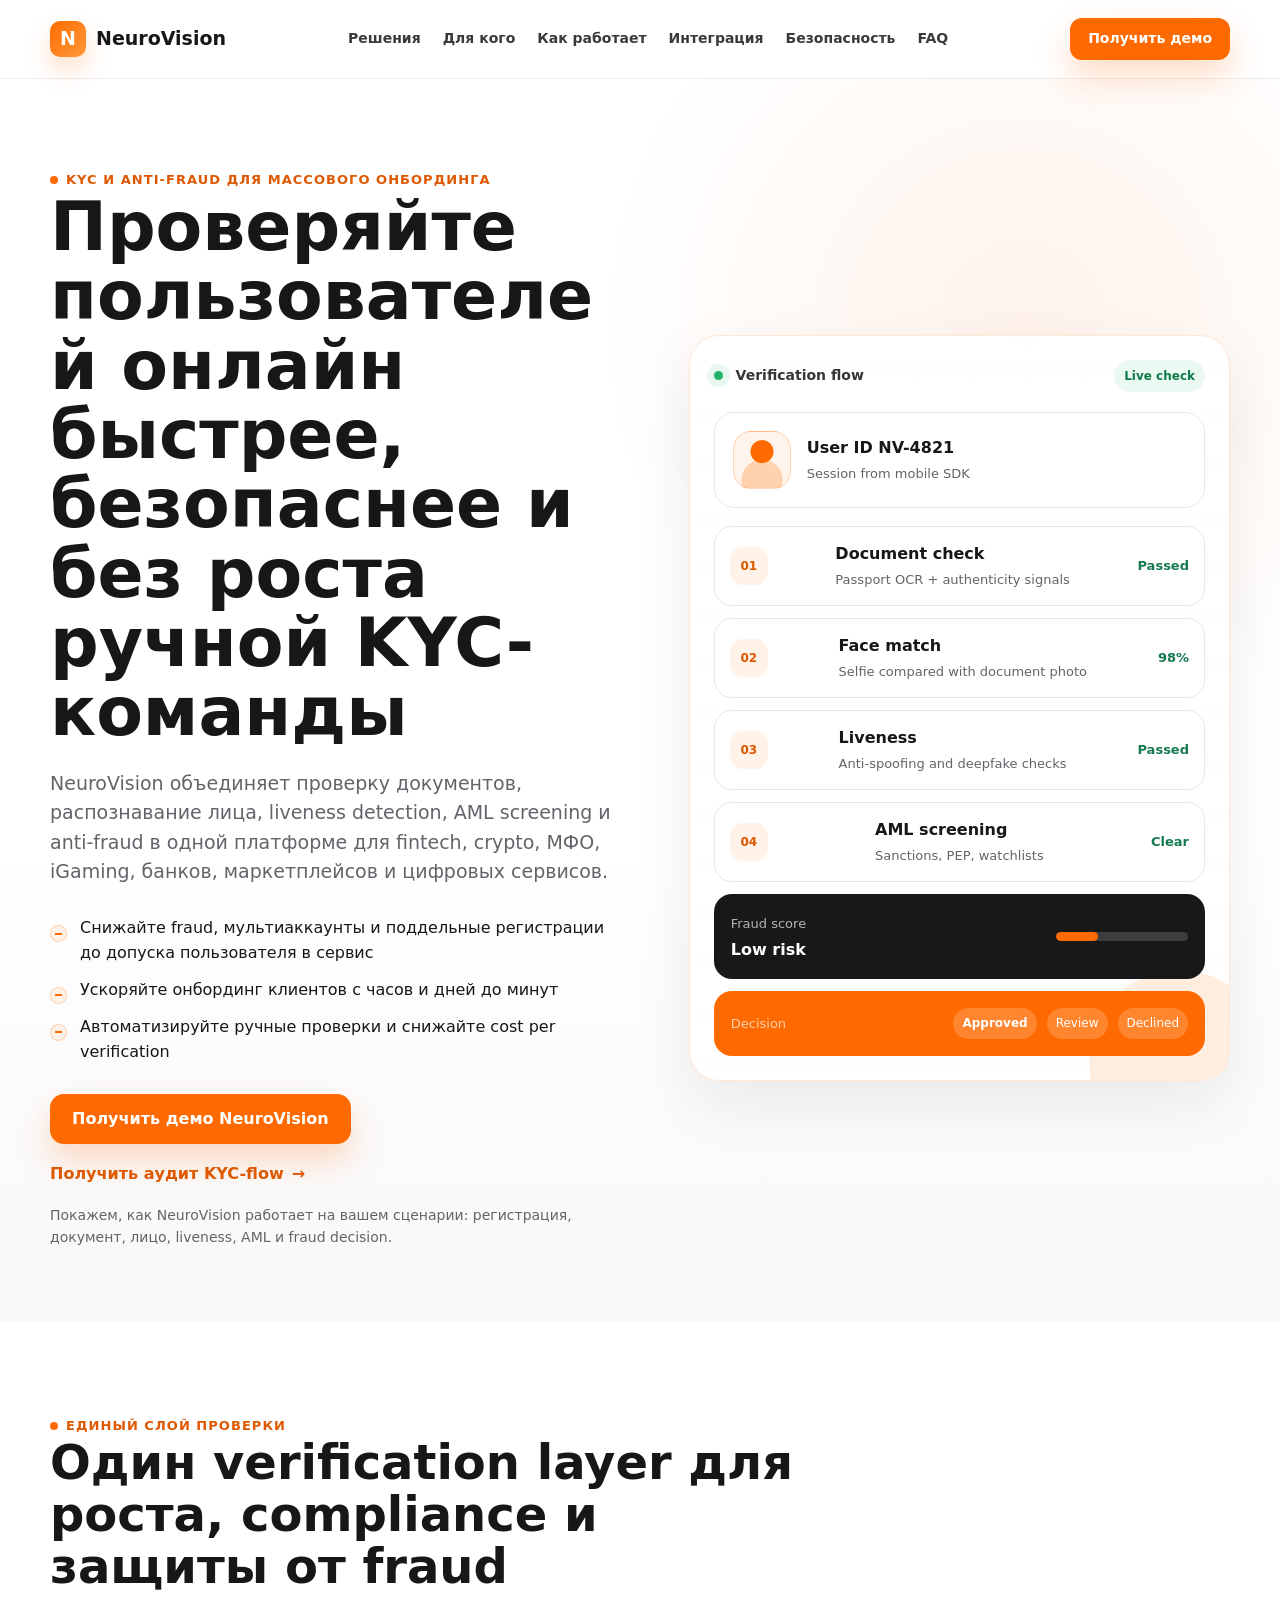
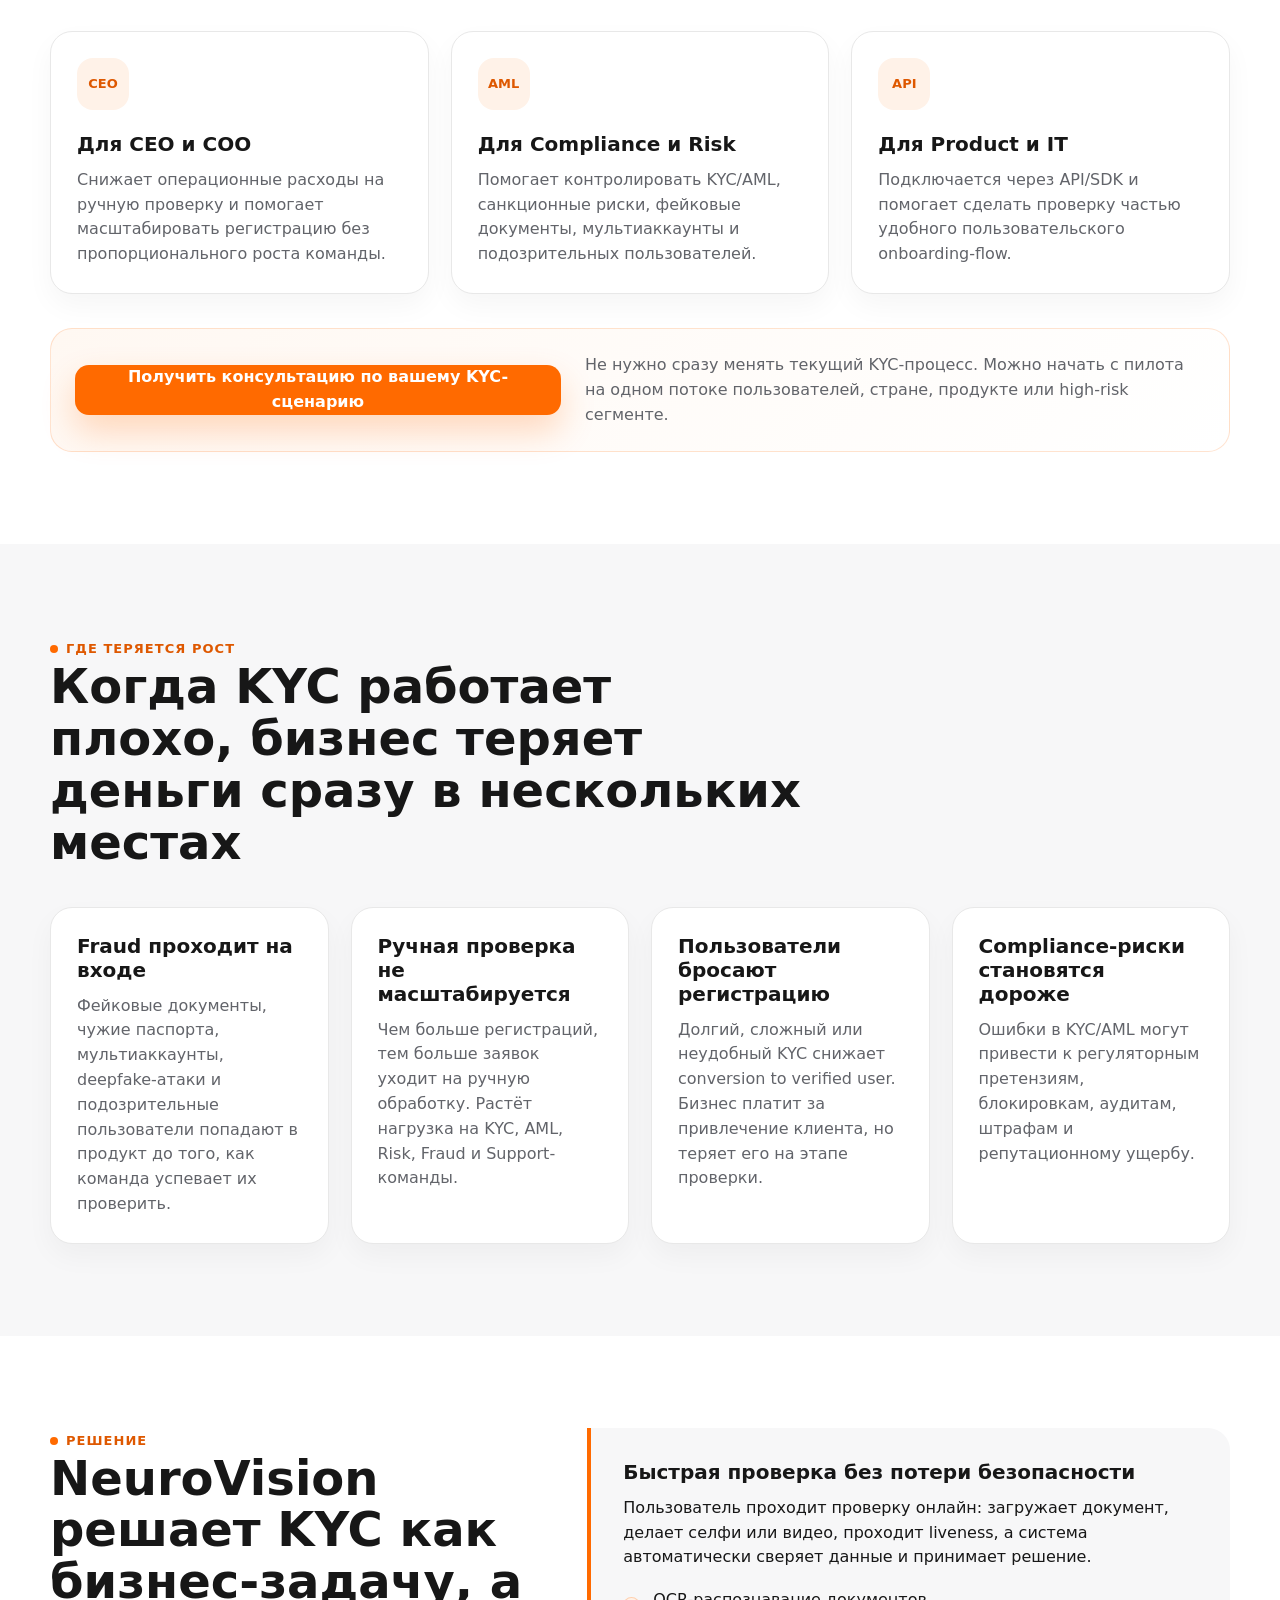
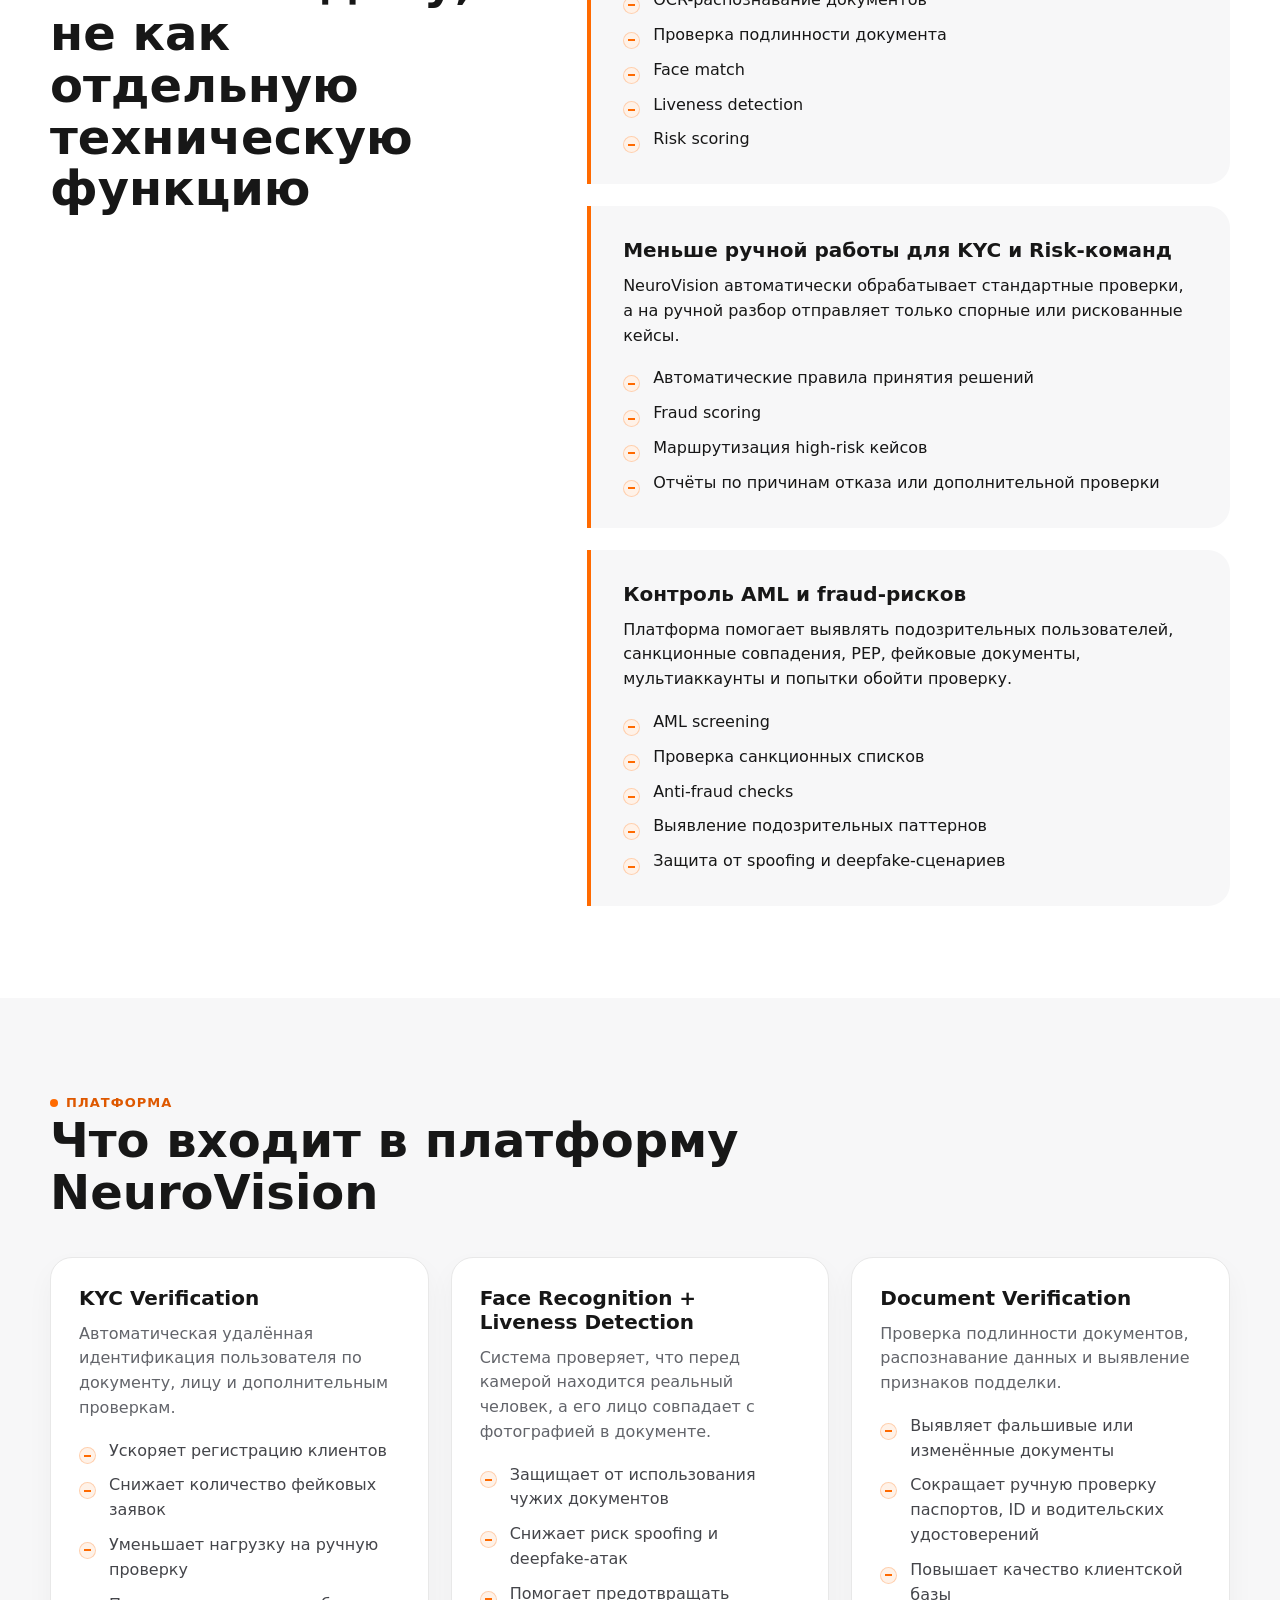
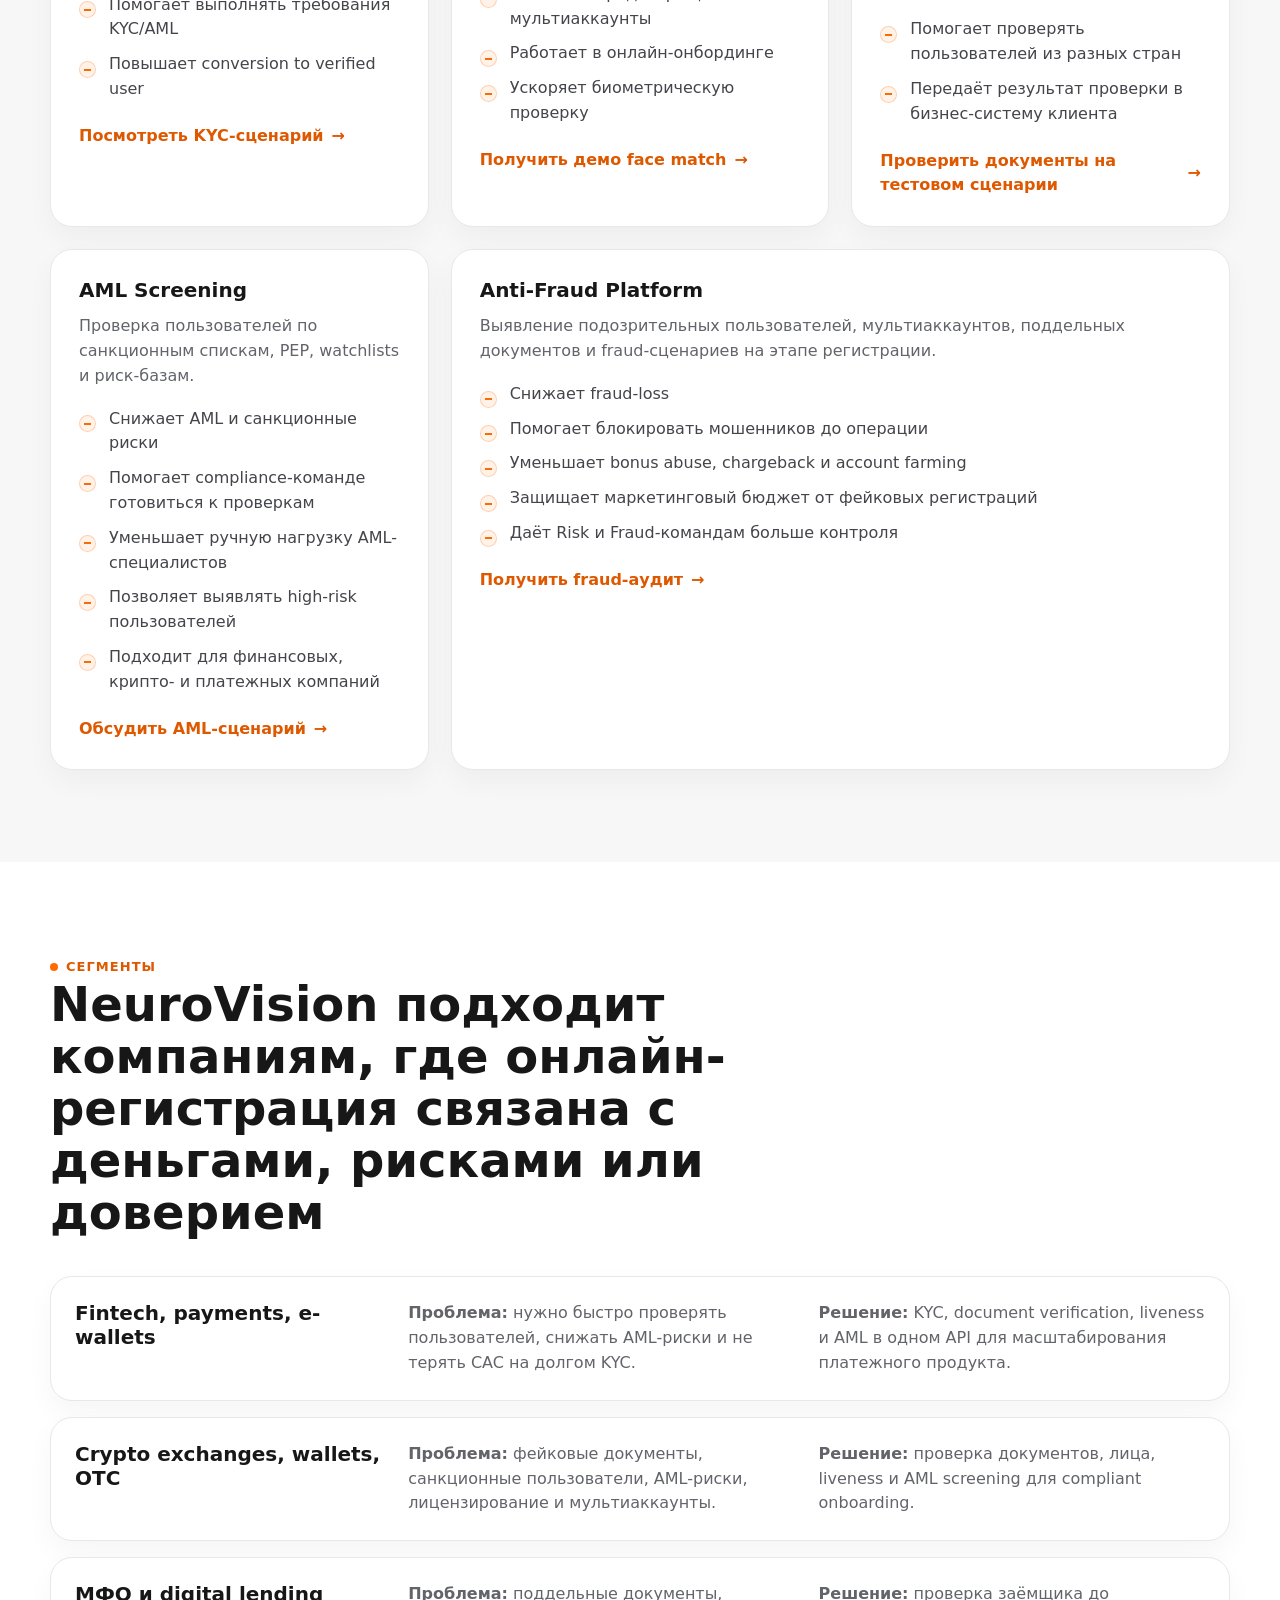
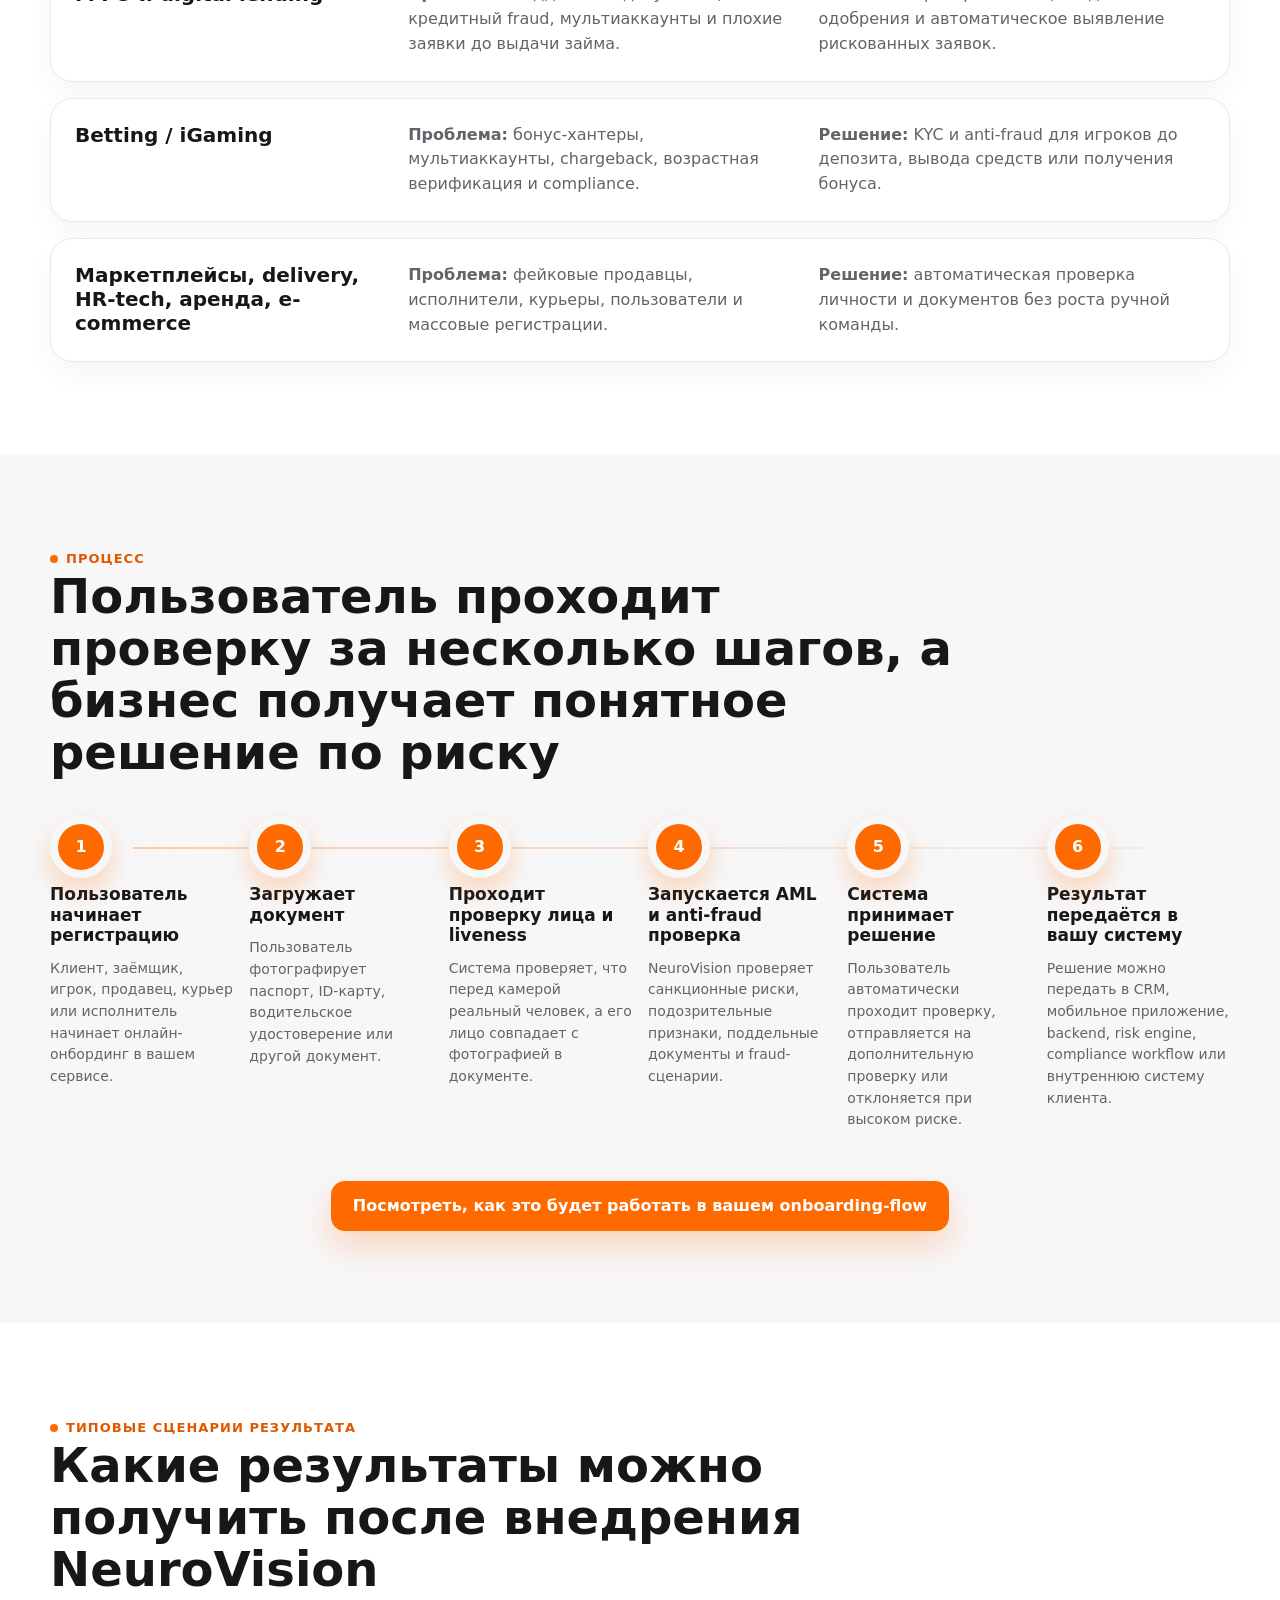
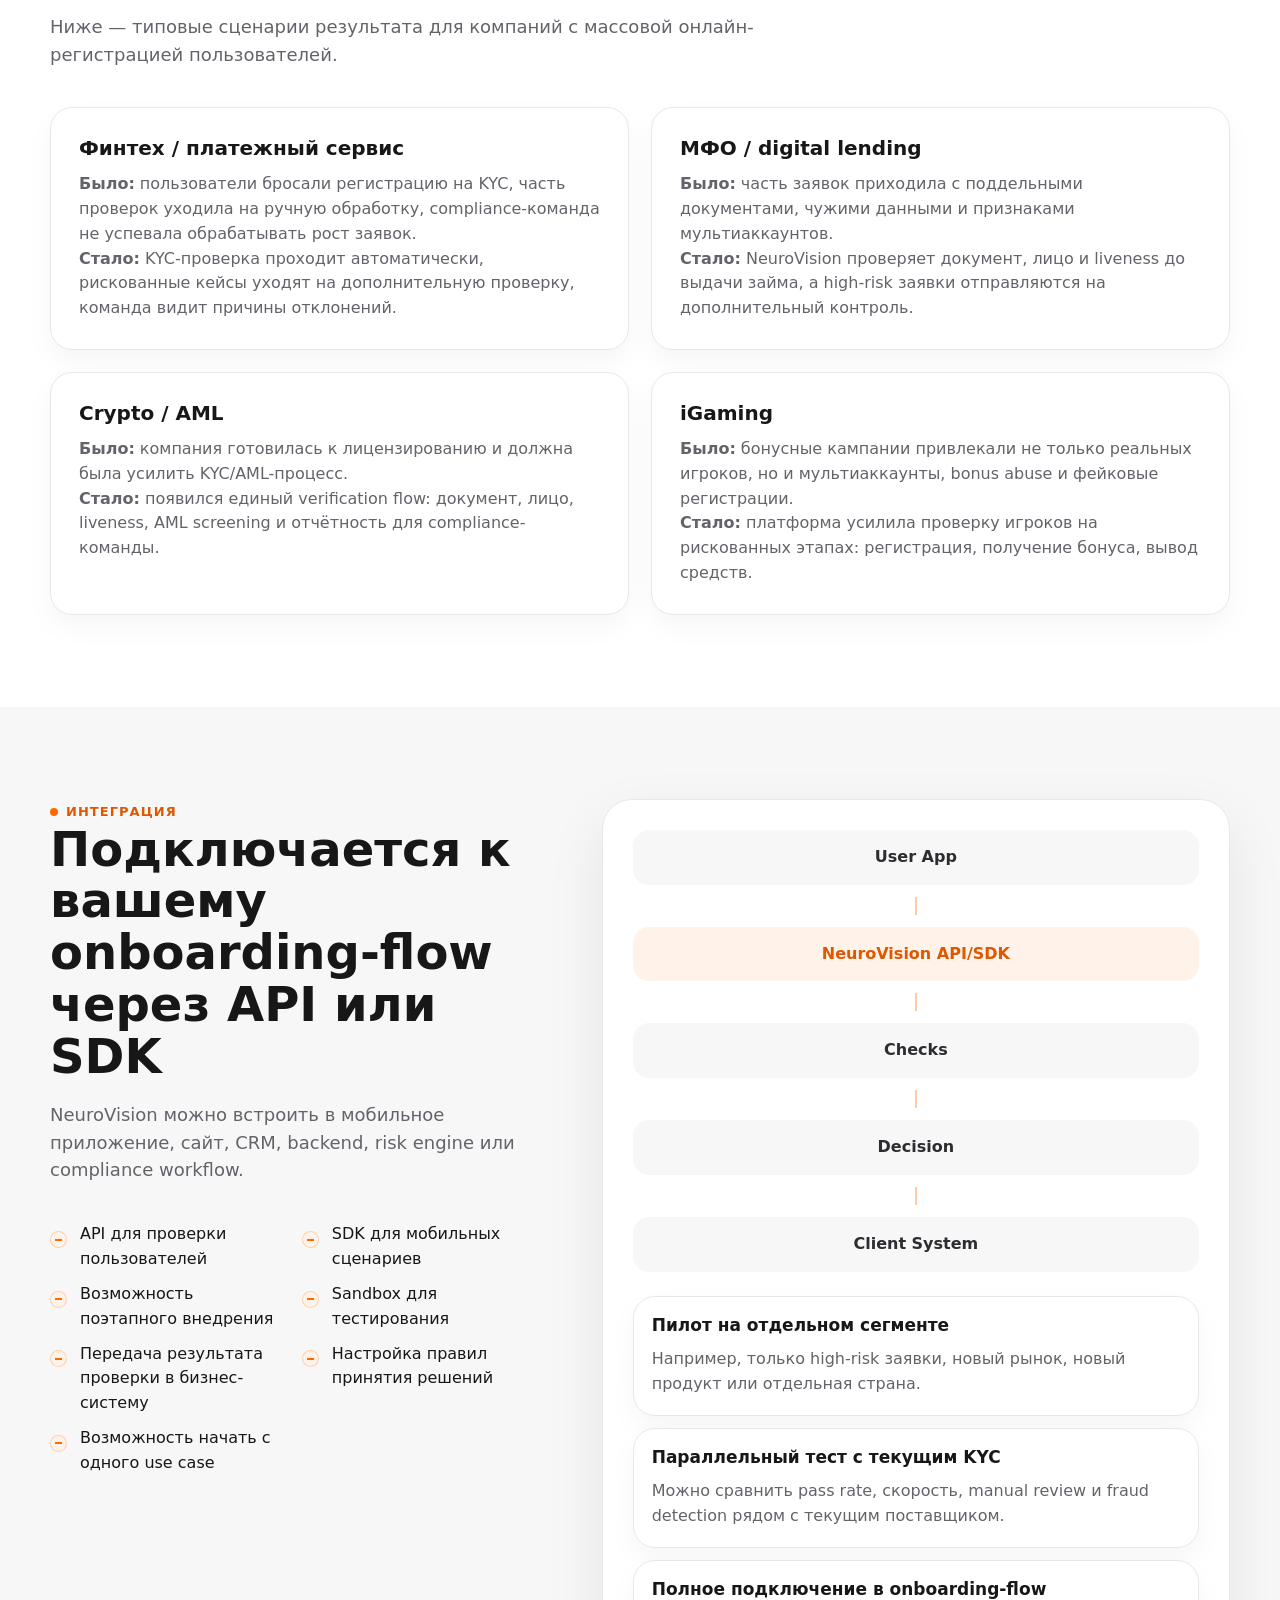
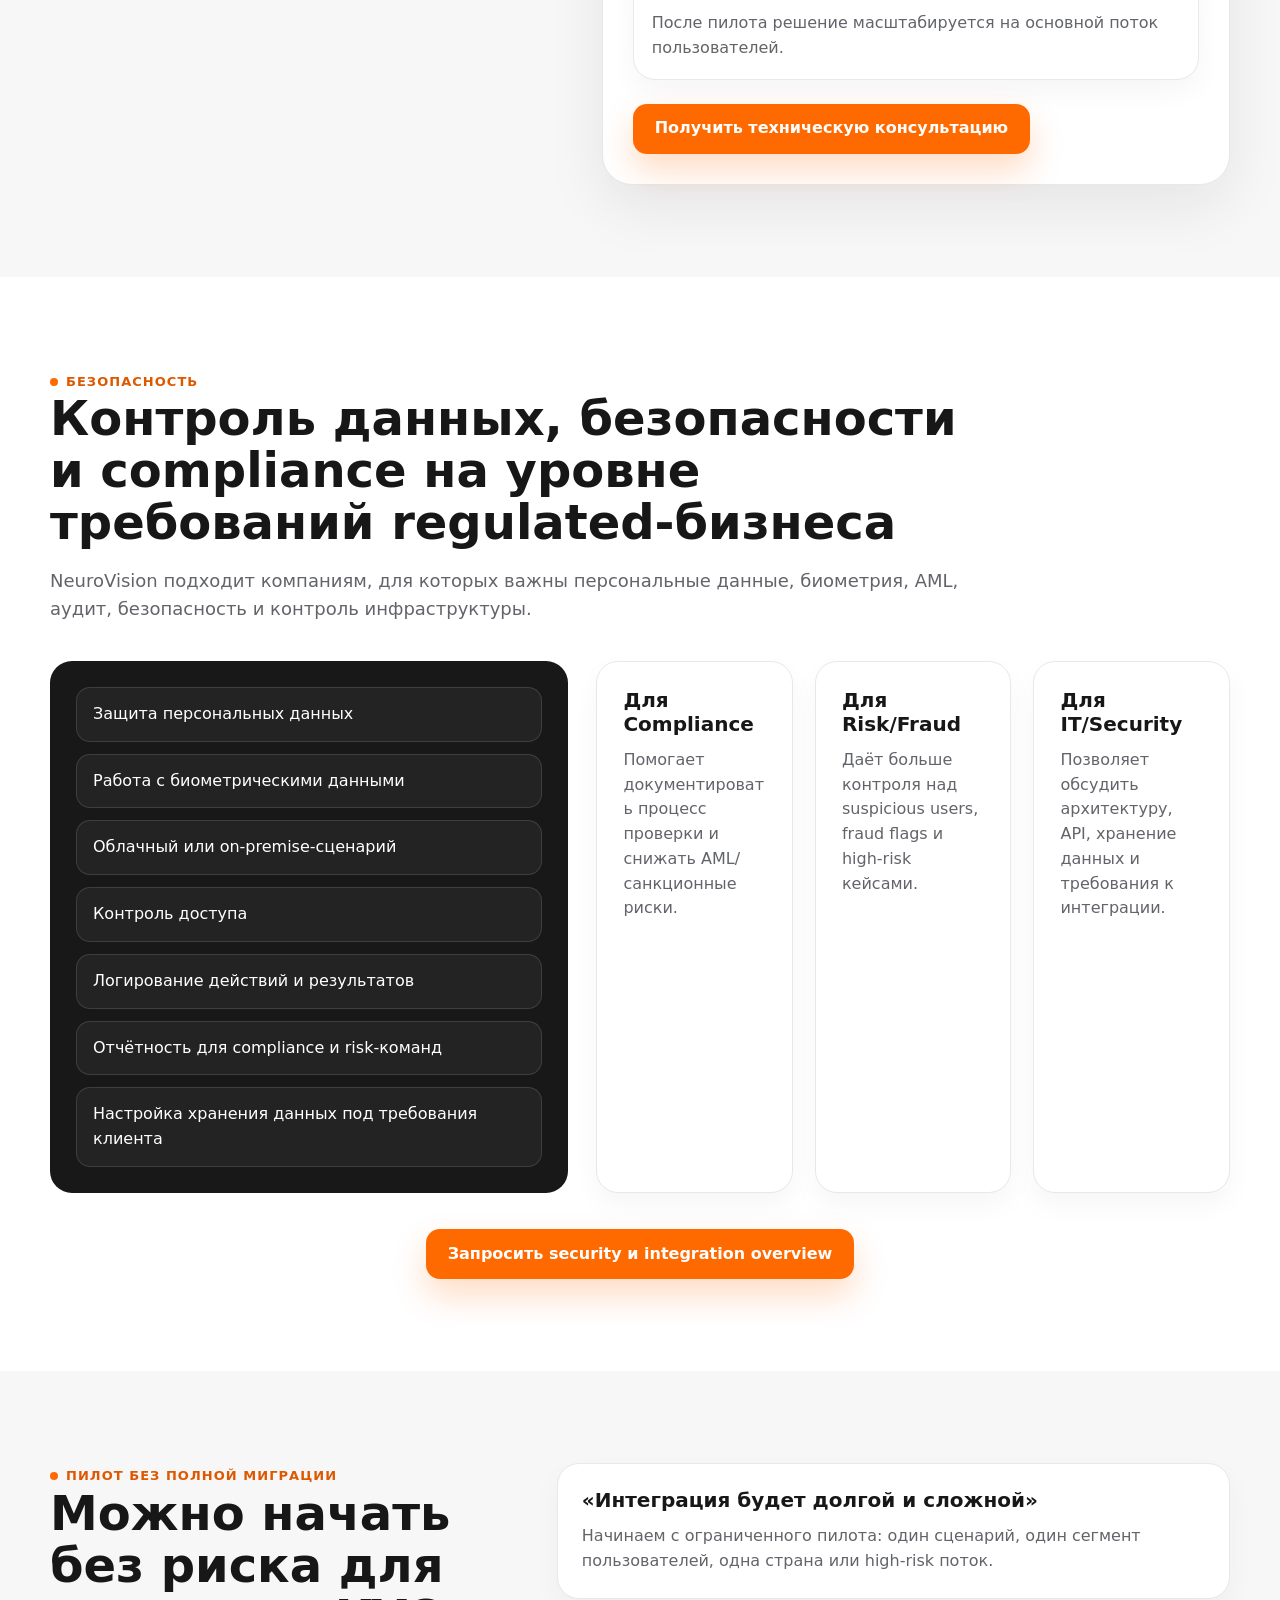
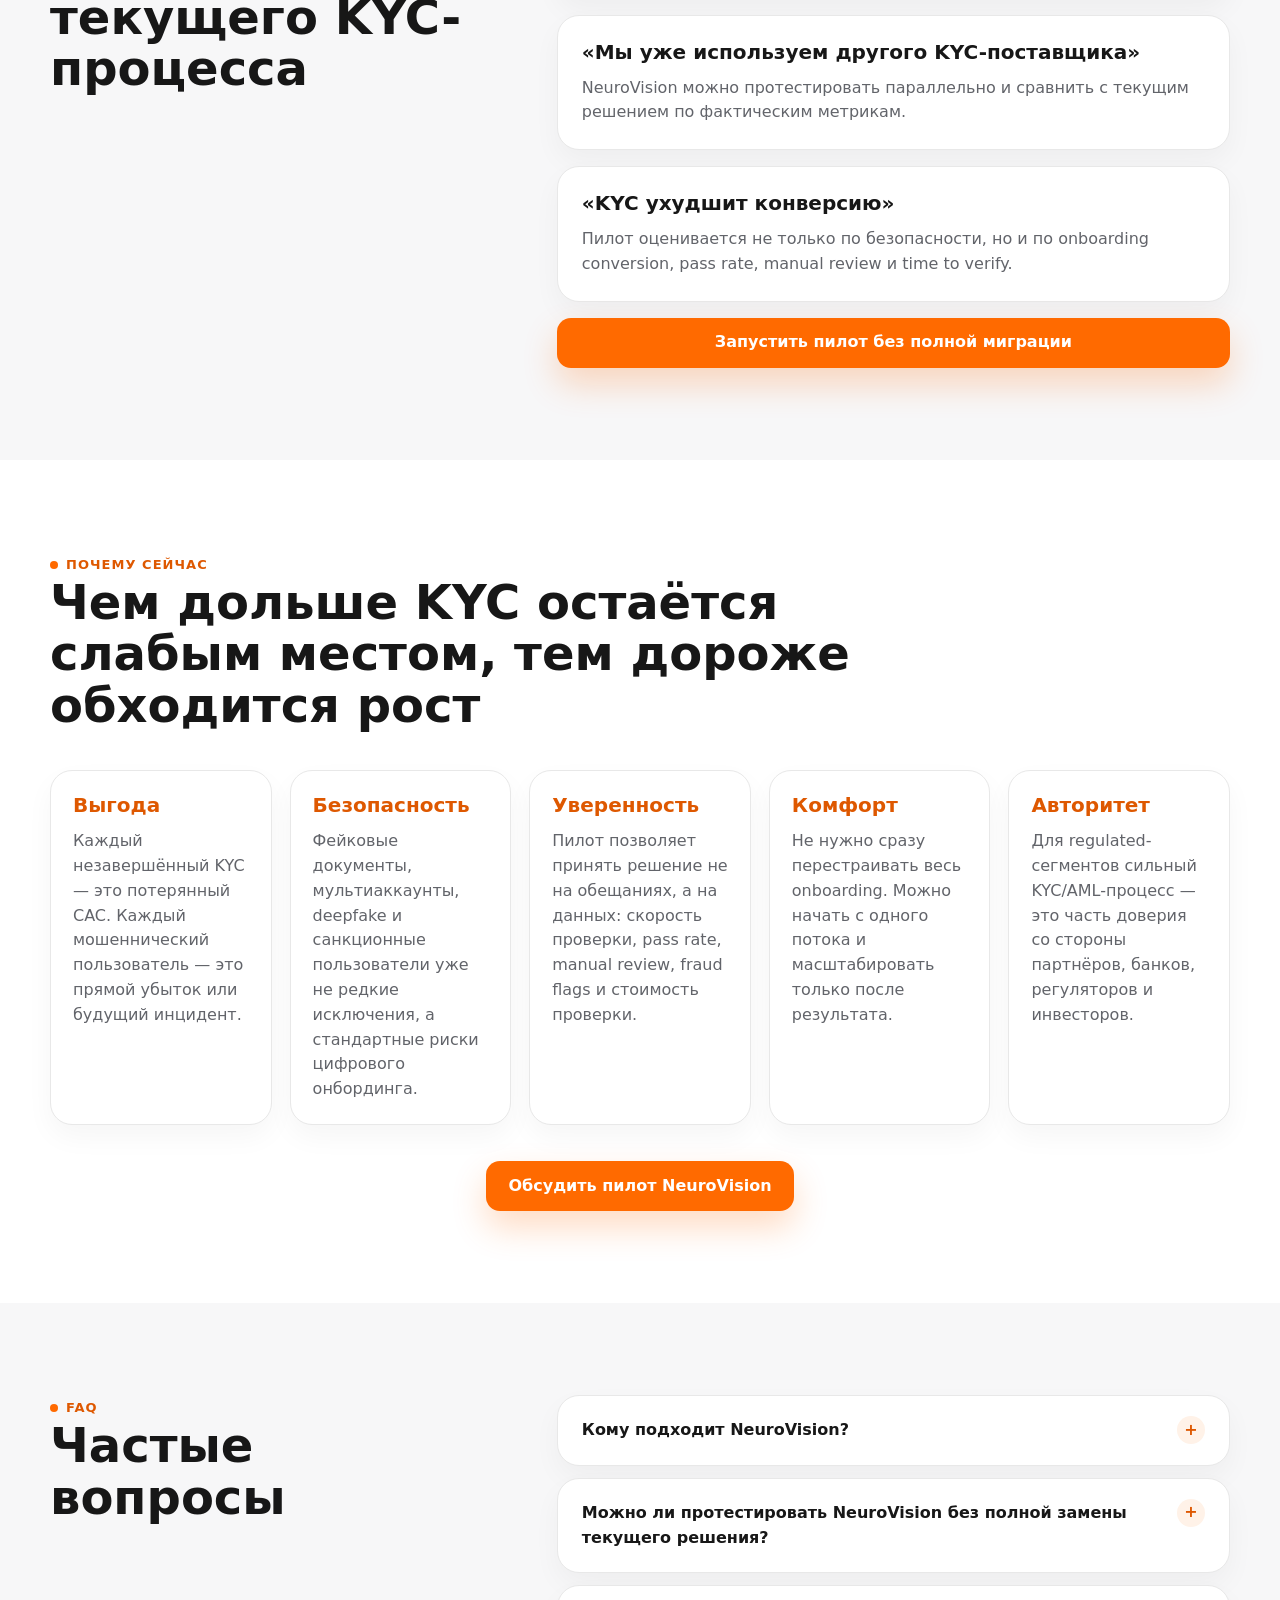
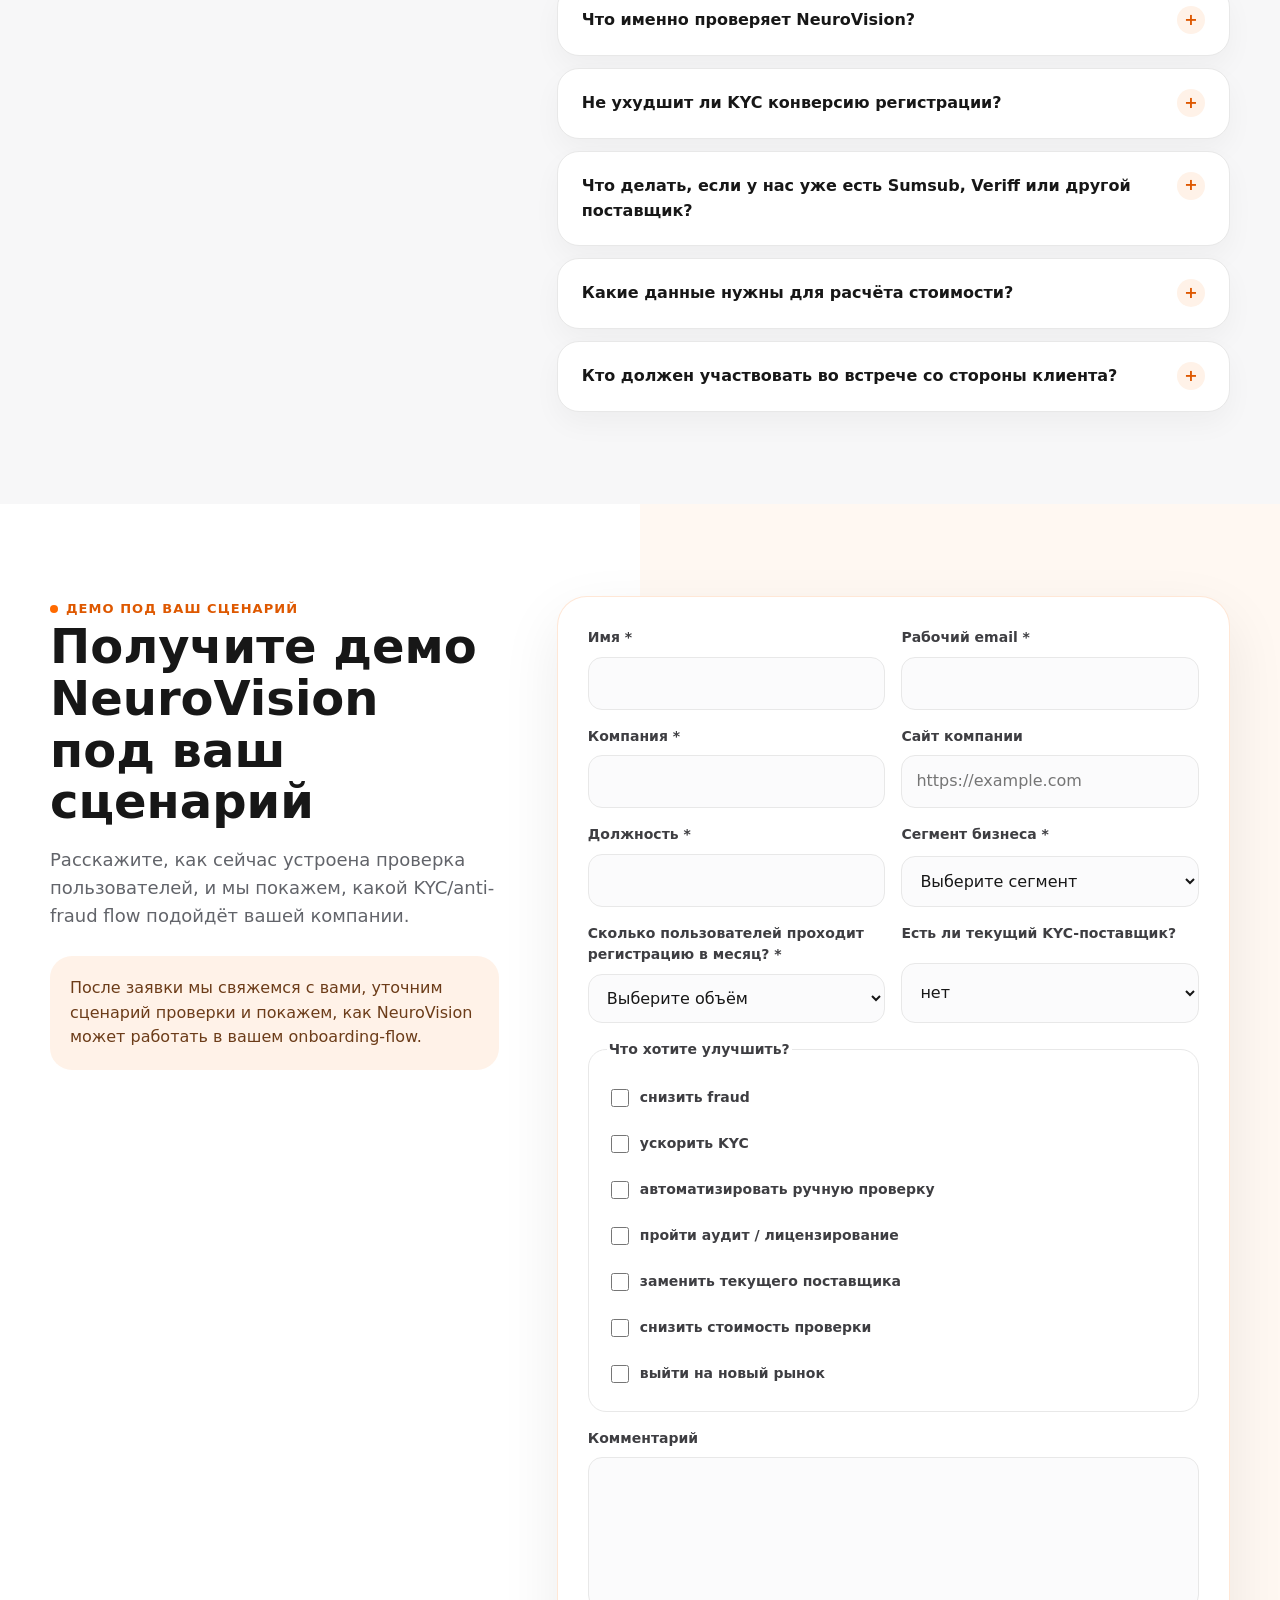
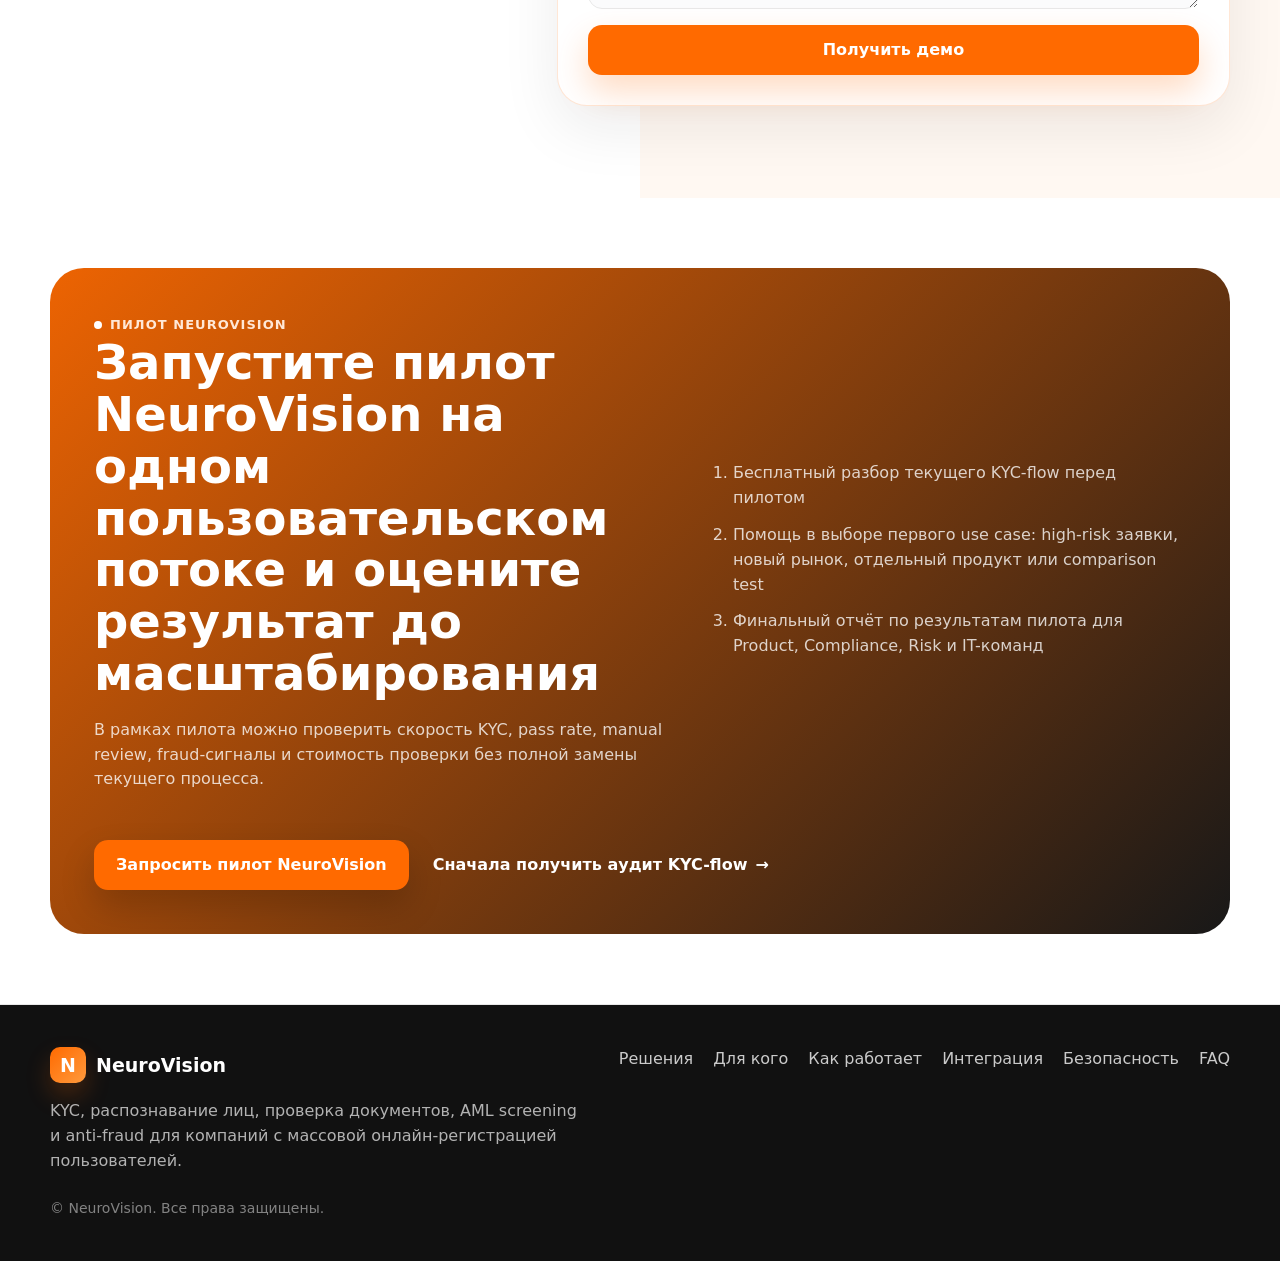
<file: index.html>
<!doctype html>
<html lang="ru">
  <head>
    <meta charset="UTF-8" />
    <meta name="viewport" content="width=device-width, initial-scale=1.0" />
    <title>NeuroVision — KYC и антифрод для онлайн-регистрации</title>
    <meta
      name="description"
      content="NeuroVision помогает бизнесу удалённо проверять клиентов, снижать fraud, ускорять онбординг и автоматизировать KYC/AML-процессы."
    />
    <link rel="stylesheet" href="./styles.css" />
  </head>
  <body>
    <header class="site-header" data-header>
      <div class="container header-inner">
        <a class="logo" href="#top" aria-label="NeuroVision">
          <span class="logo-mark">N</span>
          <span>NeuroVision</span>
        </a>
        <button class="menu-toggle" type="button" aria-expanded="false" aria-controls="primary-nav" data-menu-toggle>
          <span></span>
          <span></span>
          <span></span>
        </button>
        <nav class="primary-nav" id="primary-nav" data-nav>
          <a href="#solutions">Решения</a>
          <a href="#industries">Для кого</a>
          <a href="#flow">Как работает</a>
          <a href="#integration">Интеграция</a>
          <a href="#security">Безопасность</a>
          <a href="#faq">FAQ</a>
        </nav>
        <button class="btn btn-small" type="button" data-modal-open data-interest="Демо NeuroVision">
          Получить демо
        </button>
      </div>
    </header>

    <main id="top">
      <section class="hero section">
        <div class="container hero-grid">
          <div class="hero-copy">
            <div class="eyebrow">KYC и anti-fraud для массового онбординга</div>
            <h1>Проверяйте пользователей онлайн быстрее, безопаснее и без роста ручной KYC-команды</h1>
            <p class="lead">
              NeuroVision объединяет проверку документов, распознавание лица, liveness detection, AML screening
              и anti-fraud в одной платформе для fintech, crypto, МФО, iGaming, банков, маркетплейсов и цифровых
              сервисов.
            </p>
            <ul class="hero-benefits">
              <li>Снижайте fraud, мультиаккаунты и поддельные регистрации до допуска пользователя в сервис</li>
              <li>Ускоряйте онбординг клиентов с часов и дней до минут</li>
              <li>Автоматизируйте ручные проверки и снижайте cost per verification</li>
            </ul>
            <div class="hero-actions">
              <button class="btn" type="button" data-modal-open data-interest="Демо NeuroVision">
                Получить демо NeuroVision
              </button>
              <button class="text-link link-button" type="button" data-modal-open data-interest="Аудит KYC-flow">
                Получить аудит KYC-flow
              </button>
            </div>
            <p class="microcopy">
              Покажем, как NeuroVision работает на вашем сценарии: регистрация, документ, лицо, liveness, AML и
              fraud decision.
            </p>
          </div>

          <div class="verification-panel" aria-label="Verification dashboard">
            <div class="panel-top">
              <div>
                <span class="panel-dot"></span>
                Verification flow
              </div>
              <span class="status-pill">Live check</span>
            </div>
            <div class="identity-card">
              <div class="avatar-abstract">
                <span></span>
              </div>
              <div>
                <strong>User ID NV-4821</strong>
                <p>Session from mobile SDK</p>
              </div>
            </div>
            <div class="flow-list">
              <div class="flow-row complete">
                <span class="flow-icon">01</span>
                <div>
                  <strong>Document check</strong>
                  <p>Passport OCR + authenticity signals</p>
                </div>
                <b>Passed</b>
              </div>
              <div class="flow-row complete">
                <span class="flow-icon">02</span>
                <div>
                  <strong>Face match</strong>
                  <p>Selfie compared with document photo</p>
                </div>
                <b>98%</b>
              </div>
              <div class="flow-row complete">
                <span class="flow-icon">03</span>
                <div>
                  <strong>Liveness</strong>
                  <p>Anti-spoofing and deepfake checks</p>
                </div>
                <b>Passed</b>
              </div>
              <div class="flow-row review">
                <span class="flow-icon">04</span>
                <div>
                  <strong>AML screening</strong>
                  <p>Sanctions, PEP, watchlists</p>
                </div>
                <b>Clear</b>
              </div>
              <div class="score-card">
                <div>
                  <span>Fraud score</span>
                  <strong>Low risk</strong>
                </div>
                <div class="score-meter"><span></span></div>
              </div>
            </div>
            <div class="decision-row">
              <span>Decision</span>
              <div>
                <b>Approved</b>
                <span>Review</span>
                <span>Declined</span>
              </div>
            </div>
          </div>
        </div>
      </section>

      <section class="section" id="value">
        <div class="container">
          <div class="section-heading">
            <span class="eyebrow">Единый слой проверки</span>
            <h2>Один verification layer для роста, compliance и защиты от fraud</h2>
          </div>
          <div class="cards cards-3">
            <article class="card">
              <span class="card-icon">CEO</span>
              <h3>Для CEO и COO</h3>
              <p>Снижает операционные расходы на ручную проверку и помогает масштабировать регистрацию без пропорционального роста команды.</p>
            </article>
            <article class="card">
              <span class="card-icon">AML</span>
              <h3>Для Compliance и Risk</h3>
              <p>Помогает контролировать KYC/AML, санкционные риски, фейковые документы, мультиаккаунты и подозрительных пользователей.</p>
            </article>
            <article class="card">
              <span class="card-icon">API</span>
              <h3>Для Product и IT</h3>
              <p>Подключается через API/SDK и помогает сделать проверку частью удобного пользовательского onboarding-flow.</p>
            </article>
          </div>
          <div class="soft-cta">
            <button class="btn btn-secondary" type="button" data-modal-open data-interest="Консультация по KYC-сценарию">
              Получить консультацию по вашему KYC-сценарию
            </button>
            <p>Не нужно сразу менять текущий KYC-процесс. Можно начать с пилота на одном потоке пользователей, стране, продукте или high-risk сегменте.</p>
          </div>
        </div>
      </section>

      <section class="section section-muted" id="problems">
        <div class="container">
          <div class="section-heading">
            <span class="eyebrow">Где теряется рост</span>
            <h2>Когда KYC работает плохо, бизнес теряет деньги сразу в нескольких местах</h2>
          </div>
          <div class="cards cards-4">
            <article class="card">
              <h3>Fraud проходит на входе</h3>
              <p>Фейковые документы, чужие паспорта, мультиаккаунты, deepfake-атаки и подозрительные пользователи попадают в продукт до того, как команда успевает их проверить.</p>
            </article>
            <article class="card">
              <h3>Ручная проверка не масштабируется</h3>
              <p>Чем больше регистраций, тем больше заявок уходит на ручную обработку. Растёт нагрузка на KYC, AML, Risk, Fraud и Support-команды.</p>
            </article>
            <article class="card">
              <h3>Пользователи бросают регистрацию</h3>
              <p>Долгий, сложный или неудобный KYC снижает conversion to verified user. Бизнес платит за привлечение клиента, но теряет его на этапе проверки.</p>
            </article>
            <article class="card">
              <h3>Compliance-риски становятся дороже</h3>
              <p>Ошибки в KYC/AML могут привести к регуляторным претензиям, блокировкам, аудитам, штрафам и репутационному ущербу.</p>
            </article>
          </div>
        </div>
      </section>

      <section class="section" id="solution">
        <div class="container split-section">
          <div class="section-heading sticky-heading">
            <span class="eyebrow">Решение</span>
            <h2>NeuroVision решает KYC как бизнес-задачу, а не как отдельную техническую функцию</h2>
          </div>
          <div class="solution-stack">
            <article class="solution-block">
              <h3>Быстрая проверка без потери безопасности</h3>
              <p>Пользователь проходит проверку онлайн: загружает документ, делает селфи или видео, проходит liveness, а система автоматически сверяет данные и принимает решение.</p>
              <ul class="check-list">
                <li>OCR-распознавание документов</li>
                <li>Проверка подлинности документа</li>
                <li>Face match</li>
                <li>Liveness detection</li>
                <li>Risk scoring</li>
              </ul>
            </article>
            <article class="solution-block">
              <h3>Меньше ручной работы для KYC и Risk-команд</h3>
              <p>NeuroVision автоматически обрабатывает стандартные проверки, а на ручной разбор отправляет только спорные или рискованные кейсы.</p>
              <ul class="check-list">
                <li>Автоматические правила принятия решений</li>
                <li>Fraud scoring</li>
                <li>Маршрутизация high-risk кейсов</li>
                <li>Отчёты по причинам отказа или дополнительной проверки</li>
              </ul>
            </article>
            <article class="solution-block">
              <h3>Контроль AML и fraud-рисков</h3>
              <p>Платформа помогает выявлять подозрительных пользователей, санкционные совпадения, PEP, фейковые документы, мультиаккаунты и попытки обойти проверку.</p>
              <ul class="check-list">
                <li>AML screening</li>
                <li>Проверка санкционных списков</li>
                <li>Anti-fraud checks</li>
                <li>Выявление подозрительных паттернов</li>
                <li>Защита от spoofing и deepfake-сценариев</li>
              </ul>
            </article>
          </div>
        </div>
      </section>

      <section class="section section-muted" id="solutions">
        <div class="container">
          <div class="section-heading">
            <span class="eyebrow">Платформа</span>
            <h2>Что входит в платформу NeuroVision</h2>
          </div>
          <div class="product-grid">
            <article class="product-card">
              <h3>KYC Verification</h3>
              <p>Автоматическая удалённая идентификация пользователя по документу, лицу и дополнительным проверкам.</p>
              <ul>
                <li>Ускоряет регистрацию клиентов</li>
                <li>Снижает количество фейковых заявок</li>
                <li>Уменьшает нагрузку на ручную проверку</li>
                <li>Помогает выполнять требования KYC/AML</li>
                <li>Повышает conversion to verified user</li>
              </ul>
              <a class="text-link" href="#flow">Посмотреть KYC-сценарий</a>
            </article>
            <article class="product-card">
              <h3>Face Recognition + Liveness Detection</h3>
              <p>Система проверяет, что перед камерой находится реальный человек, а его лицо совпадает с фотографией в документе.</p>
              <ul>
                <li>Защищает от использования чужих документов</li>
                <li>Снижает риск spoofing и deepfake-атак</li>
                <li>Помогает предотвращать мультиаккаунты</li>
                <li>Работает в онлайн-онбординге</li>
                <li>Ускоряет биометрическую проверку</li>
              </ul>
              <button class="text-link link-button" type="button" data-modal-open data-interest="Демо face match">Получить демо face match</button>
            </article>
            <article class="product-card">
              <h3>Document Verification</h3>
              <p>Проверка подлинности документов, распознавание данных и выявление признаков подделки.</p>
              <ul>
                <li>Выявляет фальшивые или изменённые документы</li>
                <li>Сокращает ручную проверку паспортов, ID и водительских удостоверений</li>
                <li>Повышает качество клиентской базы</li>
                <li>Помогает проверять пользователей из разных стран</li>
                <li>Передаёт результат проверки в бизнес-систему клиента</li>
              </ul>
              <button class="text-link link-button" type="button" data-modal-open data-interest="Тестовый сценарий проверки документов">Проверить документы на тестовом сценарии</button>
            </article>
            <article class="product-card">
              <h3>AML Screening</h3>
              <p>Проверка пользователей по санкционным спискам, PEP, watchlists и риск-базам.</p>
              <ul>
                <li>Снижает AML и санкционные риски</li>
                <li>Помогает compliance-команде готовиться к проверкам</li>
                <li>Уменьшает ручную нагрузку AML-специалистов</li>
                <li>Позволяет выявлять high-risk пользователей</li>
                <li>Подходит для финансовых, крипто- и платежных компаний</li>
              </ul>
              <button class="text-link link-button" type="button" data-modal-open data-interest="AML-сценарий">Обсудить AML-сценарий</button>
            </article>
            <article class="product-card product-card-wide">
              <h3>Anti-Fraud Platform</h3>
              <p>Выявление подозрительных пользователей, мультиаккаунтов, поддельных документов и fraud-сценариев на этапе регистрации.</p>
              <ul>
                <li>Снижает fraud-loss</li>
                <li>Помогает блокировать мошенников до операции</li>
                <li>Уменьшает bonus abuse, chargeback и account farming</li>
                <li>Защищает маркетинговый бюджет от фейковых регистраций</li>
                <li>Даёт Risk и Fraud-командам больше контроля</li>
              </ul>
              <button class="text-link link-button" type="button" data-modal-open data-interest="Fraud-аудит">Получить fraud-аудит</button>
            </article>
          </div>
        </div>
      </section>

      <section class="section" id="industries">
        <div class="container">
          <div class="section-heading wide">
            <span class="eyebrow">Сегменты</span>
            <h2>NeuroVision подходит компаниям, где онлайн-регистрация связана с деньгами, рисками или доверием</h2>
          </div>
          <div class="industry-list">
            <article>
              <h3>Fintech, payments, e-wallets</h3>
              <p><strong>Проблема:</strong> нужно быстро проверять пользователей, снижать AML-риски и не терять CAC на долгом KYC.</p>
              <p><strong>Решение:</strong> KYC, document verification, liveness и AML в одном API для масштабирования платежного продукта.</p>
            </article>
            <article>
              <h3>Crypto exchanges, wallets, OTC</h3>
              <p><strong>Проблема:</strong> фейковые документы, санкционные пользователи, AML-риски, лицензирование и мультиаккаунты.</p>
              <p><strong>Решение:</strong> проверка документов, лица, liveness и AML screening для compliant onboarding.</p>
            </article>
            <article>
              <h3>МФО и digital lending</h3>
              <p><strong>Проблема:</strong> поддельные документы, кредитный fraud, мультиаккаунты и плохие заявки до выдачи займа.</p>
              <p><strong>Решение:</strong> проверка заёмщика до одобрения и автоматическое выявление рискованных заявок.</p>
            </article>
            <article>
              <h3>Betting / iGaming</h3>
              <p><strong>Проблема:</strong> бонус-хантеры, мультиаккаунты, chargeback, возрастная верификация и compliance.</p>
              <p><strong>Решение:</strong> KYC и anti-fraud для игроков до депозита, вывода средств или получения бонуса.</p>
            </article>
            <article>
              <h3>Маркетплейсы, delivery, HR-tech, аренда, e-commerce</h3>
              <p><strong>Проблема:</strong> фейковые продавцы, исполнители, курьеры, пользователи и массовые регистрации.</p>
              <p><strong>Решение:</strong> автоматическая проверка личности и документов без роста ручной команды.</p>
            </article>
          </div>
        </div>
      </section>

      <section class="section section-muted" id="flow">
        <div class="container">
          <div class="section-heading wide">
            <span class="eyebrow">Процесс</span>
            <h2>Пользователь проходит проверку за несколько шагов, а бизнес получает понятное решение по риску</h2>
          </div>
          <div class="timeline">
            <article>
              <span>1</span>
              <h3>Пользователь начинает регистрацию</h3>
              <p>Клиент, заёмщик, игрок, продавец, курьер или исполнитель начинает онлайн-онбординг в вашем сервисе.</p>
            </article>
            <article>
              <span>2</span>
              <h3>Загружает документ</h3>
              <p>Пользователь фотографирует паспорт, ID-карту, водительское удостоверение или другой документ.</p>
            </article>
            <article>
              <span>3</span>
              <h3>Проходит проверку лица и liveness</h3>
              <p>Система проверяет, что перед камерой реальный человек, а его лицо совпадает с фотографией в документе.</p>
            </article>
            <article>
              <span>4</span>
              <h3>Запускается AML и anti-fraud проверка</h3>
              <p>NeuroVision проверяет санкционные риски, подозрительные признаки, поддельные документы и fraud-сценарии.</p>
            </article>
            <article>
              <span>5</span>
              <h3>Система принимает решение</h3>
              <p>Пользователь автоматически проходит проверку, отправляется на дополнительную проверку или отклоняется при высоком риске.</p>
            </article>
            <article>
              <span>6</span>
              <h3>Результат передаётся в вашу систему</h3>
              <p>Решение можно передать в CRM, мобильное приложение, backend, risk engine, compliance workflow или внутреннюю систему клиента.</p>
            </article>
          </div>
          <div class="center-cta">
            <button class="btn btn-secondary" type="button" data-modal-open data-interest="Onboarding-flow">
              Посмотреть, как это будет работать в вашем onboarding-flow
            </button>
          </div>
        </div>
      </section>

      <section class="section" id="cases">
        <div class="container">
          <div class="section-heading">
            <span class="eyebrow">Типовые сценарии результата</span>
            <h2>Какие результаты можно получить после внедрения NeuroVision</h2>
            <p>Ниже — типовые сценарии результата для компаний с массовой онлайн-регистрацией пользователей.</p>
          </div>
          <div class="case-grid">
            <article>
              <h3>Финтех / платежный сервис</h3>
              <p><strong>Было:</strong> пользователи бросали регистрацию на KYC, часть проверок уходила на ручную обработку, compliance-команда не успевала обрабатывать рост заявок.</p>
              <p><strong>Стало:</strong> KYC-проверка проходит автоматически, рискованные кейсы уходят на дополнительную проверку, команда видит причины отклонений.</p>
            </article>
            <article>
              <h3>МФО / digital lending</h3>
              <p><strong>Было:</strong> часть заявок приходила с поддельными документами, чужими данными и признаками мультиаккаунтов.</p>
              <p><strong>Стало:</strong> NeuroVision проверяет документ, лицо и liveness до выдачи займа, а high-risk заявки отправляются на дополнительный контроль.</p>
            </article>
            <article>
              <h3>Crypto / AML</h3>
              <p><strong>Было:</strong> компания готовилась к лицензированию и должна была усилить KYC/AML-процесс.</p>
              <p><strong>Стало:</strong> появился единый verification flow: документ, лицо, liveness, AML screening и отчётность для compliance-команды.</p>
            </article>
            <article>
              <h3>iGaming</h3>
              <p><strong>Было:</strong> бонусные кампании привлекали не только реальных игроков, но и мультиаккаунты, bonus abuse и фейковые регистрации.</p>
              <p><strong>Стало:</strong> платформа усилила проверку игроков на рискованных этапах: регистрация, получение бонуса, вывод средств.</p>
            </article>
          </div>
        </div>
      </section>

      <section class="section section-muted" id="integration">
        <div class="container integration-grid">
          <div>
            <div class="section-heading">
              <span class="eyebrow">Интеграция</span>
              <h2>Подключается к вашему onboarding-flow через API или SDK</h2>
              <p>NeuroVision можно встроить в мобильное приложение, сайт, CRM, backend, risk engine или compliance workflow.</p>
            </div>
            <ul class="check-list columns">
              <li>API для проверки пользователей</li>
              <li>SDK для мобильных сценариев</li>
              <li>Возможность поэтапного внедрения</li>
              <li>Sandbox для тестирования</li>
              <li>Передача результата проверки в бизнес-систему</li>
              <li>Настройка правил принятия решений</li>
              <li>Возможность начать с одного use case</li>
            </ul>
          </div>
          <div class="integration-card">
            <div class="api-flow">
              <span>User App</span>
              <i></i>
              <span>NeuroVision API/SDK</span>
              <i></i>
              <span>Checks</span>
              <i></i>
              <span>Decision</span>
              <i></i>
              <span>Client System</span>
            </div>
            <div class="implementation-options">
              <article>
                <h3>Пилот на отдельном сегменте</h3>
                <p>Например, только high-risk заявки, новый рынок, новый продукт или отдельная страна.</p>
              </article>
              <article>
                <h3>Параллельный тест с текущим KYC</h3>
                <p>Можно сравнить pass rate, скорость, manual review и fraud detection рядом с текущим поставщиком.</p>
              </article>
              <article>
                <h3>Полное подключение в onboarding-flow</h3>
                <p>После пилота решение масштабируется на основной поток пользователей.</p>
              </article>
            </div>
            <button class="btn btn-secondary" type="button" data-modal-open data-interest="Техническая консультация">
              Получить техническую консультацию
            </button>
          </div>
        </div>
      </section>

      <section class="section" id="security">
        <div class="container">
          <div class="section-heading wide">
            <span class="eyebrow">Безопасность</span>
            <h2>Контроль данных, безопасности и compliance на уровне требований regulated-бизнеса</h2>
            <p>NeuroVision подходит компаниям, для которых важны персональные данные, биометрия, AML, аудит, безопасность и контроль инфраструктуры.</p>
          </div>
          <div class="security-grid">
            <div class="security-list">
              <span>Защита персональных данных</span>
              <span>Работа с биометрическими данными</span>
              <span>Облачный или on-premise-сценарий</span>
              <span>Контроль доступа</span>
              <span>Логирование действий и результатов</span>
              <span>Отчётность для compliance и risk-команд</span>
              <span>Настройка хранения данных под требования клиента</span>
            </div>
            <div class="cards cards-3 compact">
              <article class="card">
                <h3>Для Compliance</h3>
                <p>Помогает документировать процесс проверки и снижать AML/санкционные риски.</p>
              </article>
              <article class="card">
                <h3>Для Risk/Fraud</h3>
                <p>Даёт больше контроля над suspicious users, fraud flags и high-risk кейсами.</p>
              </article>
              <article class="card">
                <h3>Для IT/Security</h3>
                <p>Позволяет обсудить архитектуру, API, хранение данных и требования к интеграции.</p>
              </article>
            </div>
          </div>
          <div class="center-cta">
            <button class="btn btn-secondary" type="button" data-modal-open data-interest="Security и integration overview">
              Запросить security и integration overview
            </button>
          </div>
        </div>
      </section>

      <section class="section section-muted" id="objections">
        <div class="container objections-grid">
          <div class="section-heading">
            <span class="eyebrow">Пилот без полной миграции</span>
            <h2>Можно начать без риска для текущего KYC-процесса</h2>
          </div>
          <div class="objection-list">
            <article>
              <h3>«Интеграция будет долгой и сложной»</h3>
              <p>Начинаем с ограниченного пилота: один сценарий, один сегмент пользователей, одна страна или high-risk поток.</p>
            </article>
            <article>
              <h3>«Мы уже используем другого KYC-поставщика»</h3>
              <p>NeuroVision можно протестировать параллельно и сравнить с текущим решением по фактическим метрикам.</p>
            </article>
            <article>
              <h3>«KYC ухудшит конверсию»</h3>
              <p>Пилот оценивается не только по безопасности, но и по onboarding conversion, pass rate, manual review и time to verify.</p>
            </article>
            <button class="btn" type="button" data-modal-open data-interest="Пилот без полной миграции">
              Запустить пилот без полной миграции
            </button>
          </div>
        </div>
      </section>

      <section class="section" id="motivation">
        <div class="container">
          <div class="section-heading wide">
            <span class="eyebrow">Почему сейчас</span>
            <h2>Чем дольше KYC остаётся слабым местом, тем дороже обходится рост</h2>
          </div>
          <div class="motivation-grid">
            <article><h3>Выгода</h3><p>Каждый незавершённый KYC — это потерянный CAC. Каждый мошеннический пользователь — это прямой убыток или будущий инцидент.</p></article>
            <article><h3>Безопасность</h3><p>Фейковые документы, мультиаккаунты, deepfake и санкционные пользователи уже не редкие исключения, а стандартные риски цифрового онбординга.</p></article>
            <article><h3>Уверенность</h3><p>Пилот позволяет принять решение не на обещаниях, а на данных: скорость проверки, pass rate, manual review, fraud flags и стоимость проверки.</p></article>
            <article><h3>Комфорт</h3><p>Не нужно сразу перестраивать весь onboarding. Можно начать с одного потока и масштабировать только после результата.</p></article>
            <article><h3>Авторитет</h3><p>Для regulated-сегментов сильный KYC/AML-процесс — это часть доверия со стороны партнёров, банков, регуляторов и инвесторов.</p></article>
          </div>
          <div class="center-cta">
            <button class="btn btn-secondary" type="button" data-modal-open data-interest="Пилот NeuroVision">
              Обсудить пилот NeuroVision
            </button>
          </div>
        </div>
      </section>

      <section class="section section-muted" id="faq">
        <div class="container faq-grid">
          <div class="section-heading">
            <span class="eyebrow">FAQ</span>
            <h2>Частые вопросы</h2>
          </div>
          <div class="faq-list">
            <details>
              <summary>Кому подходит NeuroVision?</summary>
              <p>NeuroVision подходит компаниям, у которых есть онлайн-регистрация пользователей, финансовые операции, fraud-риски, требования KYC/AML или необходимость проверять клиентов удалённо.</p>
            </details>
            <details>
              <summary>Можно ли протестировать NeuroVision без полной замены текущего решения?</summary>
              <p>Да. Можно начать с пилота на отдельном потоке пользователей, конкретной стране, продукте, high-risk сегменте или параллельно с текущим KYC-поставщиком.</p>
            </details>
            <details>
              <summary>Что именно проверяет NeuroVision?</summary>
              <p>Платформа может проверять документы, лицо пользователя, совпадение лица с документом, liveness, AML/санкционные риски и признаки мошенничества.</p>
            </details>
            <details>
              <summary>Не ухудшит ли KYC конверсию регистрации?</summary>
              <p>Цель NeuroVision — не просто усилить проверку, а сделать её быстрее и удобнее. В пилоте можно отдельно измерять time to verify, pass rate, manual review и conversion to verified user.</p>
            </details>
            <details>
              <summary>Что делать, если у нас уже есть Sumsub, Veriff или другой поставщик?</summary>
              <p>Можно провести comparison pilot: протестировать NeuroVision на отдельном потоке и сравнить стоимость, скорость, pass rate, manual review и fraud detection.</p>
            </details>
            <details>
              <summary>Какие данные нужны для расчёта стоимости?</summary>
              <p>Обычно нужны: примерный объём проверок в месяц, страны пользователей, типы документов, текущий KYC-flow, доля ручных проверок и сценарии использования.</p>
            </details>
            <details>
              <summary>Кто должен участвовать во встрече со стороны клиента?</summary>
              <p>Лучше всего подключить Product, Risk/Fraud, Compliance/AML и IT. Для финансового результата также полезно участие COO или CEO.</p>
            </details>
          </div>
        </div>
      </section>

      <section class="section demo-section" id="demo">
        <div class="container form-grid">
          <div class="form-copy">
            <span class="eyebrow">Демо под ваш сценарий</span>
            <h2>Получите демо NeuroVision под ваш сценарий</h2>
            <p>Расскажите, как сейчас устроена проверка пользователей, и мы покажем, какой KYC/anti-fraud flow подойдёт вашей компании.</p>
            <div class="form-note">
              После заявки мы свяжемся с вами, уточним сценарий проверки и покажем, как NeuroVision может работать в вашем onboarding-flow.
            </div>
          </div>
          <form class="lead-form" id="lead-form" novalidate>
            <div class="success-message" id="success-message" role="status" aria-live="polite">
              Спасибо! Мы получили заявку и свяжемся с вами, чтобы обсудить ваш KYC-сценарий
            </div>
            <label>
              <span>Имя *</span>
              <input type="text" name="name" required autocomplete="name" />
            </label>
            <label>
              <span>Рабочий email *</span>
              <input type="email" name="email" required autocomplete="email" />
            </label>
            <label>
              <span>Компания *</span>
              <input type="text" name="company" required autocomplete="organization" />
            </label>
            <label>
              <span>Сайт компании</span>
              <input type="url" name="website" placeholder="https://example.com" />
            </label>
            <label>
              <span>Должность *</span>
              <input type="text" name="role" required autocomplete="organization-title" />
            </label>
            <label>
              <span>Сегмент бизнеса *</span>
              <select name="segment" required>
                <option value="">Выберите сегмент</option>
                <option>Fintech / Payments</option>
                <option>Crypto</option>
                <option>Bank / Neobank</option>
                <option>MFO / Digital Lending</option>
                <option>Betting / iGaming</option>
                <option>Marketplace</option>
                <option>Delivery</option>
                <option>HR-tech</option>
                <option>E-commerce</option>
                <option>Другое</option>
              </select>
            </label>
            <label>
              <span>Сколько пользователей проходит регистрацию в месяц? *</span>
              <select name="volume" required>
                <option value="">Выберите объём</option>
                <option>до 1 000</option>
                <option>1 000–10 000</option>
                <option>10 000–100 000</option>
                <option>100 000+</option>
              </select>
            </label>
            <label>
              <span>Есть ли текущий KYC-поставщик?</span>
              <select name="provider">
                <option>нет</option>
                <option>своё решение</option>
                <option>Sumsub</option>
                <option>Veriff</option>
                <option>Onfido</option>
                <option>Jumio</option>
                <option>Persona</option>
                <option>другое</option>
              </select>
            </label>
            <fieldset>
              <legend>Что хотите улучшить?</legend>
              <label><input type="checkbox" name="goals" value="снизить fraud" /> <span>снизить fraud</span></label>
              <label><input type="checkbox" name="goals" value="ускорить KYC" /> <span>ускорить KYC</span></label>
              <label><input type="checkbox" name="goals" value="автоматизировать ручную проверку" /> <span>автоматизировать ручную проверку</span></label>
              <label><input type="checkbox" name="goals" value="пройти аудит / лицензирование" /> <span>пройти аудит / лицензирование</span></label>
              <label><input type="checkbox" name="goals" value="заменить текущего поставщика" /> <span>заменить текущего поставщика</span></label>
              <label><input type="checkbox" name="goals" value="снизить стоимость проверки" /> <span>снизить стоимость проверки</span></label>
              <label><input type="checkbox" name="goals" value="выйти на новый рынок" /> <span>выйти на новый рынок</span></label>
            </fieldset>
            <label class="full">
              <span>Комментарий</span>
              <textarea name="comment" rows="5" data-comment></textarea>
            </label>
            <button class="btn full" type="submit">Получить демо</button>
          </form>
        </div>
      </section>

      <section class="section final-cta">
        <div class="container final-cta-inner">
          <div>
            <span class="eyebrow">Пилот NeuroVision</span>
            <h2>Запустите пилот NeuroVision на одном пользовательском потоке и оцените результат до масштабирования</h2>
            <p>В рамках пилота можно проверить скорость KYC, pass rate, manual review, fraud-сигналы и стоимость проверки без полной замены текущего процесса.</p>
          </div>
          <ol>
            <li>Бесплатный разбор текущего KYC-flow перед пилотом</li>
            <li>Помощь в выборе первого use case: high-risk заявки, новый рынок, отдельный продукт или comparison test</li>
            <li>Финальный отчёт по результатам пилота для Product, Compliance, Risk и IT-команд</li>
          </ol>
          <div class="hero-actions">
            <button class="btn" type="button" data-modal-open data-interest="Пилот NeuroVision">
              Запросить пилот NeuroVision
            </button>
            <button class="text-link link-button" type="button" data-modal-open data-interest="Аудит KYC-flow">
              Сначала получить аудит KYC-flow
            </button>
          </div>
        </div>
      </section>
    </main>

    <div class="modal" data-modal aria-hidden="true">
      <div class="modal-backdrop" data-modal-close></div>
      <section class="modal-panel" role="dialog" aria-modal="true" aria-labelledby="modal-title">
        <button class="modal-close" type="button" aria-label="Закрыть" data-modal-close>×</button>
        <span class="eyebrow">Быстрая заявка</span>
        <h2 id="modal-title">Получить демо NeuroVision</h2>
        <p>Оставьте контакты, и мы свяжемся с вами, чтобы обсудить ваш KYC-сценарий.</p>
        <form class="mini-form modal-form" data-mini-form>
          <input type="hidden" name="interest" data-modal-interest value="Демо NeuroVision" />
          <label><span>Имя</span><input type="text" name="name" required /></label>
          <label><span>Почта</span><input type="email" name="email" required /></label>
          <label><span>Телефон</span><input type="tel" name="phone" required /></label>
          <button class="btn" type="submit">Отправить заявку</button>
          <p class="mini-success">Спасибо! Мы получили заявку и свяжемся с вами, чтобы обсудить ваш KYC-сценарий</p>
        </form>
      </section>
    </div>

    <footer class="site-footer">
      <div class="container footer-inner">
        <div>
          <a class="logo" href="#top"><span class="logo-mark">N</span><span>NeuroVision</span></a>
          <p>KYC, распознавание лиц, проверка документов, AML screening и anti-fraud для компаний с массовой онлайн-регистрацией пользователей.</p>
        </div>
        <nav>
          <a href="#solutions">Решения</a>
          <a href="#industries">Для кого</a>
          <a href="#flow">Как работает</a>
          <a href="#integration">Интеграция</a>
          <a href="#security">Безопасность</a>
          <a href="#faq">FAQ</a>
        </nav>
        <span class="copyright">© NeuroVision. Все права защищены.</span>
      </div>
    </footer>

    <script src="./script.js"></script>
  </body>
</html>
</file>
<file: styles.css>
:root {
  --orange: #ff6a00;
  --orange-dark: #de5800;
  --orange-soft: #fff2e8;
  --ink: #171717;
  --muted: #62646a;
  --line: #e8e8e8;
  --soft: #f7f7f8;
  --white: #ffffff;
  --shadow: 0 22px 60px rgba(23, 23, 23, 0.08);
  --radius: 22px;
  --container: 1180px;
}

* {
  box-sizing: border-box;
}

html {
  scroll-behavior: smooth;
  scroll-padding-top: 96px;
}

body {
  margin: 0;
  font-family:
    Inter, ui-sans-serif, system-ui, -apple-system, BlinkMacSystemFont, "Segoe UI", sans-serif;
  color: var(--ink);
  background: var(--white);
  line-height: 1.55;
}

body.menu-open {
  overflow: hidden;
}

a {
  color: inherit;
  text-decoration: none;
}

button,
input,
select,
textarea {
  font: inherit;
}

button.text-link {
  border: 0;
  padding: 0;
  background: transparent;
  cursor: pointer;
}

.container {
  width: min(100% - 40px, var(--container));
  margin: 0 auto;
}

.section {
  padding: 92px 0;
}

.section-muted {
  background: var(--soft);
}

.site-header {
  position: sticky;
  top: 0;
  z-index: 50;
  background: rgba(255, 255, 255, 0.88);
  backdrop-filter: blur(18px);
  border-bottom: 1px solid rgba(232, 232, 232, 0.75);
  transition:
    box-shadow 0.2s ease,
    border-color 0.2s ease;
}

.site-header.is-scrolled {
  box-shadow: 0 10px 35px rgba(17, 17, 17, 0.08);
  border-color: transparent;
}

.header-inner {
  min-height: 78px;
  display: flex;
  align-items: center;
  justify-content: space-between;
  gap: 28px;
}

.logo {
  display: inline-flex;
  align-items: center;
  gap: 10px;
  font-size: 19px;
  font-weight: 800;
  letter-spacing: 0;
  white-space: nowrap;
}

.logo-mark {
  width: 36px;
  height: 36px;
  display: inline-grid;
  place-items: center;
  color: var(--white);
  background: linear-gradient(135deg, var(--orange), #ff9a3d);
  border-radius: 10px;
  box-shadow: 0 12px 24px rgba(255, 106, 0, 0.22);
}

.primary-nav {
  display: flex;
  align-items: center;
  gap: 22px;
  color: #3a3a3d;
  font-size: 14px;
  font-weight: 650;
}

.primary-nav a {
  transition: color 0.18s ease;
}

.primary-nav a:hover {
  color: var(--orange);
}

.menu-toggle {
  width: 42px;
  height: 42px;
  border: 1px solid var(--line);
  border-radius: 12px;
  background: var(--white);
  display: none;
  align-items: center;
  justify-content: center;
  flex-direction: column;
  gap: 5px;
}

.menu-toggle span {
  width: 18px;
  height: 2px;
  background: var(--ink);
  border-radius: 2px;
}

.btn {
  display: inline-flex;
  align-items: center;
  justify-content: center;
  min-height: 50px;
  padding: 0 22px;
  border: 0;
  border-radius: 14px;
  color: var(--white);
  background: var(--orange);
  font-weight: 760;
  cursor: pointer;
  box-shadow: 0 16px 34px rgba(255, 106, 0, 0.24);
  transition:
    transform 0.18s ease,
    box-shadow 0.18s ease,
    background 0.18s ease;
}

.btn:hover {
  background: var(--orange-dark);
  transform: translateY(-2px);
  box-shadow: 0 20px 42px rgba(255, 106, 0, 0.3);
}

.btn-small {
  min-height: 42px;
  padding: 0 18px;
  border-radius: 12px;
  font-size: 14px;
}

.btn-secondary {
  color: var(--white);
  background: var(--orange);
  box-shadow: 0 16px 34px rgba(255, 106, 0, 0.24);
}

.btn-secondary:hover {
  color: var(--white);
  background: var(--orange-dark);
  box-shadow: 0 20px 42px rgba(255, 106, 0, 0.3);
}

.text-link {
  color: var(--orange-dark);
  font-weight: 760;
  display: inline-flex;
  align-items: center;
  gap: 8px;
}

.text-link::after {
  content: "→";
  transition: transform 0.18s ease;
}

.text-link:hover::after {
  transform: translateX(4px);
}

.link-button {
  text-align: left;
}

.link-button:hover {
  color: var(--orange-dark);
}

.hero {
  min-height: calc(100vh - 78px);
  display: flex;
  align-items: center;
  padding: 88px 0 72px;
  background:
    radial-gradient(circle at 80% 20%, rgba(255, 106, 0, 0.08), transparent 30%),
    linear-gradient(180deg, #fff 0%, #fff 62%, #f8f8f9 100%);
}

.hero-grid {
  display: grid;
  grid-template-columns: minmax(0, 1.03fr) minmax(360px, 0.97fr);
  align-items: center;
  gap: 64px;
}

.eyebrow {
  display: inline-flex;
  align-items: center;
  gap: 8px;
  color: var(--orange-dark);
  font-size: 13px;
  font-weight: 820;
  text-transform: uppercase;
  letter-spacing: 0.08em;
}

.eyebrow::before {
  content: "";
  width: 8px;
  height: 8px;
  border-radius: 50%;
  background: var(--orange);
}

h1,
h2,
h3,
p {
  margin-top: 0;
}

h1,
h2,
h3,
p,
li,
span {
  overflow-wrap: anywhere;
}

h1 {
  margin-bottom: 22px;
  font-size: clamp(42px, 6vw, 68px);
  line-height: 1.02;
  letter-spacing: 0;
}

h2 {
  margin-bottom: 18px;
  font-size: clamp(30px, 4vw, 48px);
  line-height: 1.08;
  letter-spacing: 0;
}

h3 {
  margin-bottom: 12px;
  font-size: 20px;
  line-height: 1.2;
}

.lead {
  max-width: 760px;
  color: var(--muted);
  font-size: 19px;
}

.hero-benefits {
  display: grid;
  gap: 12px;
  margin: 30px 0;
  padding: 0;
  list-style: none;
}

.hero-benefits li,
.check-list li,
.product-card li {
  position: relative;
  padding-left: 30px;
}

.hero-benefits li::before,
.check-list li::before,
.product-card li::before {
  content: "";
  position: absolute;
  left: 0;
  top: 0.55em;
  width: 15px;
  height: 15px;
  border-radius: 50%;
  background:
    linear-gradient(var(--orange), var(--orange)) center / 7px 2px no-repeat,
    var(--orange-soft);
  border: 1px solid rgba(255, 106, 0, 0.25);
}

.hero-actions {
  display: flex;
  align-items: center;
  flex-wrap: wrap;
  gap: 18px 24px;
}

.microcopy {
  max-width: 610px;
  margin: 18px 0 0;
  color: var(--muted);
  font-size: 14px;
}

.verification-panel {
  position: relative;
  overflow: hidden;
  padding: 24px;
  border: 1px solid rgba(255, 106, 0, 0.16);
  border-radius: 30px;
  background:
    linear-gradient(180deg, rgba(255, 255, 255, 0.92), rgba(255, 255, 255, 0.98)),
    repeating-linear-gradient(90deg, rgba(255, 106, 0, 0.05) 0 1px, transparent 1px 56px);
  box-shadow: var(--shadow);
}

.verification-panel::before {
  content: "";
  position: absolute;
  inset: auto -40px -70px auto;
  width: 180px;
  height: 180px;
  border-radius: 50%;
  background: rgba(255, 106, 0, 0.12);
}

.panel-top,
.identity-card,
.flow-row,
.score-card,
.decision-row {
  position: relative;
  display: flex;
  align-items: center;
  justify-content: space-between;
  gap: 16px;
}

.panel-top {
  margin-bottom: 20px;
  color: #36363a;
  font-size: 14px;
  font-weight: 760;
}

.panel-dot {
  width: 9px;
  height: 9px;
  display: inline-block;
  margin-right: 8px;
  border-radius: 50%;
  background: #21b36b;
  box-shadow: 0 0 0 7px rgba(33, 179, 107, 0.1);
}

.status-pill {
  padding: 7px 10px;
  border-radius: 999px;
  color: #0f7a49;
  background: #eaf9f1;
  font-size: 12px;
}

.identity-card {
  justify-content: flex-start;
  margin-bottom: 18px;
  padding: 18px;
  border: 1px solid var(--line);
  border-radius: 20px;
  background: var(--white);
}

.identity-card p,
.flow-row p {
  margin: 3px 0 0;
  color: var(--muted);
  font-size: 13px;
}

.avatar-abstract {
  width: 58px;
  height: 58px;
  border-radius: 18px;
  background:
    radial-gradient(circle at 50% 35%, var(--orange) 0 11px, transparent 12px),
    radial-gradient(circle at 50% 86%, #ffd1ad 0 20px, transparent 21px),
    #fff4ec;
  border: 1px solid rgba(255, 106, 0, 0.22);
}

.flow-list {
  display: grid;
  gap: 12px;
}

.flow-row {
  padding: 15px;
  border: 1px solid var(--line);
  border-radius: 18px;
  background: rgba(255, 255, 255, 0.9);
}

.flow-row b {
  color: #167a4f;
  font-size: 13px;
  white-space: nowrap;
}

.flow-icon {
  width: 38px;
  height: 38px;
  flex: 0 0 38px;
  display: grid;
  place-items: center;
  border-radius: 13px;
  color: var(--orange-dark);
  background: var(--orange-soft);
  font-size: 12px;
  font-weight: 850;
}

.score-card,
.decision-row {
  padding: 17px;
  border-radius: 18px;
  background: #181818;
  color: var(--white);
}

.score-card span,
.decision-row span {
  color: rgba(255, 255, 255, 0.68);
  font-size: 13px;
}

.score-card strong {
  display: block;
  margin-top: 2px;
}

.score-meter {
  width: 132px;
  height: 9px;
  border-radius: 999px;
  background: rgba(255, 255, 255, 0.16);
  overflow: hidden;
}

.score-meter span {
  display: block;
  width: 32%;
  height: 100%;
  border-radius: inherit;
  background: var(--orange);
}

.decision-row {
  margin-top: 12px;
  background: var(--orange);
}

.decision-row div {
  display: flex;
  flex-wrap: wrap;
  gap: 10px;
}

.decision-row b,
.decision-row div span {
  padding: 6px 9px;
  border-radius: 999px;
  background: rgba(255, 255, 255, 0.18);
  color: var(--white);
  font-size: 12px;
}

.section-heading {
  max-width: 760px;
  margin-bottom: 38px;
}

.section-heading.wide {
  max-width: 920px;
}

.section-heading p {
  color: var(--muted);
  font-size: 18px;
}

.cards {
  display: grid;
  gap: 22px;
}

.cards-3 {
  grid-template-columns: repeat(3, minmax(0, 1fr));
}

.cards-4 {
  grid-template-columns: repeat(4, minmax(0, 1fr));
}

.card,
.product-card,
.industry-list article,
.case-grid article,
.implementation-options article,
.objection-list article,
.motivation-grid article,
.faq-list details {
  border: 1px solid var(--line);
  border-radius: var(--radius);
  background: var(--white);
  box-shadow: 0 12px 28px rgba(17, 17, 17, 0.04);
  transition:
    transform 0.18s ease,
    box-shadow 0.18s ease,
    border-color 0.18s ease;
}

.card:hover,
.product-card:hover,
.industry-list article:hover,
.case-grid article:hover,
.motivation-grid article:hover {
  transform: translateY(-4px);
  border-color: rgba(255, 106, 0, 0.26);
  box-shadow: 0 22px 44px rgba(17, 17, 17, 0.08);
}

.card {
  padding: 26px;
}

.card p,
.product-card p,
.industry-list p,
.case-grid p,
.implementation-options p,
.objection-list p,
.motivation-grid p {
  color: var(--muted);
  margin-bottom: 0;
}

.card-icon {
  width: 52px;
  height: 52px;
  display: grid;
  place-items: center;
  margin-bottom: 22px;
  border-radius: 16px;
  color: var(--orange-dark);
  background: var(--orange-soft);
  font-weight: 900;
  font-size: 13px;
}

.soft-cta {
  margin-top: 34px;
  padding: 24px;
  display: flex;
  align-items: center;
  justify-content: space-between;
  gap: 24px;
  border: 1px solid rgba(255, 106, 0, 0.18);
  border-radius: var(--radius);
  background: linear-gradient(135deg, #fff8f2, #fff);
}

.soft-cta p {
  max-width: 620px;
  margin: 0;
  color: var(--muted);
}

.split-section {
  display: grid;
  grid-template-columns: 0.85fr 1.15fr;
  gap: 62px;
  align-items: start;
}

.sticky-heading {
  position: sticky;
  top: 112px;
}

.solution-stack {
  display: grid;
  gap: 22px;
}

.solution-block {
  padding: 32px;
  border-left: 4px solid var(--orange);
  border-radius: 0 var(--radius) var(--radius) 0;
  background: var(--soft);
}

.check-list,
.product-card ul {
  display: grid;
  gap: 10px;
  margin: 18px 0 0;
  padding: 0;
  list-style: none;
}

.product-grid {
  display: grid;
  grid-template-columns: repeat(3, minmax(0, 1fr));
  gap: 22px;
}

.product-card {
  padding: 28px;
}

.product-card ul {
  margin-bottom: 22px;
  color: #44454a;
}

.product-card-wide {
  grid-column: span 2;
}

.industry-list {
  display: grid;
  gap: 16px;
}

.industry-list article {
  display: grid;
  grid-template-columns: 0.8fr 1fr 1fr;
  gap: 24px;
  align-items: start;
  padding: 24px;
}

.industry-list h3 {
  margin-bottom: 0;
}

.timeline {
  position: relative;
  display: grid;
  grid-template-columns: repeat(6, minmax(0, 1fr));
  gap: 16px;
}

.timeline::before {
  content: "";
  position: absolute;
  left: 7%;
  right: 7%;
  top: 31px;
  height: 2px;
  background: linear-gradient(90deg, rgba(255, 106, 0, 0.3), rgba(255, 106, 0, 0.08));
}

.timeline article {
  position: relative;
  padding-top: 68px;
}

.timeline span {
  position: absolute;
  top: 0;
  left: 0;
  width: 62px;
  height: 62px;
  display: grid;
  place-items: center;
  border: 8px solid var(--soft);
  border-radius: 50%;
  color: var(--white);
  background: var(--orange);
  font-weight: 900;
  box-shadow: 0 12px 26px rgba(255, 106, 0, 0.25);
}

.timeline h3 {
  font-size: 17px;
}

.timeline p {
  color: var(--muted);
  font-size: 14px;
}

.center-cta {
  margin-top: 36px;
  text-align: center;
}

.case-grid {
  display: grid;
  grid-template-columns: repeat(2, minmax(0, 1fr));
  gap: 22px;
}

.case-grid article {
  padding: 28px;
}

.integration-grid {
  display: grid;
  grid-template-columns: 0.88fr 1.12fr;
  gap: 58px;
  align-items: start;
}

.hero-grid > *,
.split-section > *,
.integration-grid > *,
.security-grid > *,
.objections-grid > *,
.faq-grid > *,
.form-grid > *,
.final-cta-inner > * {
  min-width: 0;
}

.check-list.columns {
  grid-template-columns: repeat(2, minmax(0, 1fr));
}

.integration-card {
  padding: 30px;
  border-radius: 30px;
  background: var(--white);
  border: 1px solid var(--line);
  box-shadow: var(--shadow);
}

.api-flow {
  display: grid;
  gap: 12px;
  margin-bottom: 24px;
}

.api-flow span {
  display: block;
  padding: 15px 18px;
  border-radius: 16px;
  color: #2d2d31;
  background: var(--soft);
  font-weight: 760;
  text-align: center;
}

.api-flow span:nth-of-type(2) {
  color: var(--orange-dark);
  background: var(--orange-soft);
}

.api-flow i {
  width: 2px;
  height: 18px;
  justify-self: center;
  background: rgba(255, 106, 0, 0.35);
}

.implementation-options {
  display: grid;
  gap: 12px;
  margin-bottom: 24px;
}

.implementation-options article {
  padding: 18px;
  background: #fff;
}

.implementation-options h3 {
  font-size: 17px;
}

.security-grid {
  display: grid;
  grid-template-columns: 0.9fr 1.1fr;
  gap: 28px;
}

.security-list {
  display: grid;
  gap: 12px;
  padding: 26px;
  border-radius: var(--radius);
  background: #181818;
  color: var(--white);
}

.security-list span {
  padding: 14px 16px;
  border: 1px solid rgba(255, 255, 255, 0.12);
  border-radius: 14px;
  background: rgba(255, 255, 255, 0.05);
}

.compact .card {
  min-height: 180px;
}

.objections-grid,
.faq-grid,
.form-grid {
  display: grid;
  grid-template-columns: 0.8fr 1.2fr;
  gap: 58px;
  align-items: start;
}

.objection-list {
  display: grid;
  gap: 16px;
}

.objection-list article {
  padding: 24px;
}

.motivation-grid {
  display: grid;
  grid-template-columns: repeat(5, minmax(0, 1fr));
  gap: 18px;
}

.motivation-grid article {
  padding: 22px;
}

.motivation-grid h3 {
  color: var(--orange-dark);
}

.faq-list {
  display: grid;
  gap: 12px;
}

.faq-list details {
  padding: 0;
  overflow: hidden;
}

.faq-list summary {
  cursor: pointer;
  padding: 22px 54px 22px 24px;
  position: relative;
  font-weight: 780;
  list-style: none;
}

.faq-list summary::-webkit-details-marker {
  display: none;
}

.faq-list summary::after {
  content: "+";
  position: absolute;
  right: 24px;
  top: 20px;
  width: 28px;
  height: 28px;
  display: grid;
  place-items: center;
  border-radius: 50%;
  color: var(--orange-dark);
  background: var(--orange-soft);
}

.faq-list details[open] summary::after {
  content: "−";
}

.faq-list p {
  margin: 0;
  padding: 0 24px 24px;
  color: var(--muted);
}

.demo-section {
  background:
    linear-gradient(90deg, #fff 0%, #fff 50%, #fff8f2 50%, #fff8f2 100%);
}

.form-copy {
  position: sticky;
  top: 112px;
}

.form-copy p {
  color: var(--muted);
  font-size: 18px;
}

.form-note {
  margin-top: 26px;
  padding: 20px;
  border-radius: var(--radius);
  background: var(--orange-soft);
  color: #6c3c19;
}

.lead-form {
  display: grid;
  grid-template-columns: repeat(2, minmax(0, 1fr));
  gap: 16px;
  padding: 30px;
  border: 1px solid rgba(255, 106, 0, 0.16);
  border-radius: 30px;
  background: var(--white);
  box-shadow: var(--shadow);
}

.mini-form {
  display: grid;
  grid-template-columns: minmax(0, 1fr);
  gap: 12px;
  max-width: 100%;
  min-width: 0;
}

.mini-form label {
  display: grid;
  gap: 7px;
  min-width: 0;
}

.mini-form label span {
  color: #3e3e42;
  font-size: 13px;
  font-weight: 760;
}

.mini-form input {
  width: 100%;
  min-width: 0;
  min-height: 48px;
  border: 1px solid var(--line);
  border-radius: 14px;
  background: #fff;
  padding: 12px 13px;
  outline: none;
  transition:
    border-color 0.18s ease,
    box-shadow 0.18s ease;
}

.mini-form input:focus {
  border-color: var(--orange);
  box-shadow: 0 0 0 4px rgba(255, 106, 0, 0.11);
}

.mini-form .is-invalid {
  border-color: #d92d20;
  box-shadow: 0 0 0 4px rgba(217, 45, 32, 0.08);
}

.mini-form .btn {
  min-height: 48px;
  white-space: normal;
}

.mini-success {
  display: none;
  grid-column: 1 / -1;
  padding: 12px 14px;
  border-radius: 14px;
  color: #0f6d42;
  background: #eaf9f1;
  font-size: 14px;
  font-weight: 720;
}

.mini-success.is-visible {
  display: block;
}

.lead-form label,
.lead-form fieldset {
  display: grid;
  gap: 8px;
}

.lead-form label span,
.lead-form legend {
  color: #3e3e42;
  font-size: 14px;
  font-weight: 720;
}

.lead-form input,
.lead-form select,
.lead-form textarea {
  width: 100%;
  border: 1px solid var(--line);
  border-radius: 14px;
  background: #fbfbfc;
  padding: 13px 14px;
  color: var(--ink);
  outline: none;
  transition:
    border-color 0.18s ease,
    box-shadow 0.18s ease,
    background 0.18s ease;
}

.lead-form input:focus,
.lead-form select:focus,
.lead-form textarea:focus {
  border-color: var(--orange);
  background: var(--white);
  box-shadow: 0 0 0 4px rgba(255, 106, 0, 0.11);
}

.lead-form .is-invalid {
  border-color: #d92d20;
  box-shadow: 0 0 0 4px rgba(217, 45, 32, 0.08);
}

.lead-form fieldset {
  grid-column: 1 / -1;
  margin: 0;
  padding: 18px;
  border: 1px solid var(--line);
  border-radius: 18px;
}

.lead-form fieldset label {
  display: inline-flex;
  align-items: center;
  gap: 8px;
  margin: 7px 16px 7px 0;
}

.lead-form fieldset input {
  width: 18px;
  height: 18px;
  accent-color: var(--orange);
}

.lead-form .full {
  grid-column: 1 / -1;
}

.success-message {
  display: none;
  grid-column: 1 / -1;
  padding: 16px 18px;
  border-radius: 16px;
  color: #0f6d42;
  background: #eaf9f1;
  font-weight: 750;
}

.success-message.is-visible {
  display: block;
}

.final-cta {
  padding: 70px 0;
}

.final-cta-inner {
  padding: 44px;
  border-radius: 34px;
  color: var(--white);
  background:
    linear-gradient(135deg, rgba(255, 106, 0, 0.92), rgba(24, 24, 24, 0.96)),
    #181818;
  display: grid;
  grid-template-columns: 1.1fr 0.9fr;
  gap: 32px;
  align-items: center;
}

.final-cta .eyebrow {
  color: #ffe8d6;
}

.final-cta .eyebrow::before {
  background: #fff;
}

.final-cta h2,
.final-cta p {
  color: var(--white);
}

.final-cta p,
.final-cta li {
  color: rgba(255, 255, 255, 0.78);
}

.final-cta ol {
  display: grid;
  gap: 12px;
  margin: 0;
  padding-left: 24px;
}

.final-cta .hero-actions {
  grid-column: 1 / -1;
}

.final-cta .btn {
  color: var(--white);
  background: var(--orange);
  box-shadow: 0 16px 34px rgba(0, 0, 0, 0.18);
}

.final-cta .text-link {
  color: var(--white);
}

.modal {
  position: fixed;
  inset: 0;
  z-index: 100;
  display: none;
  align-items: center;
  justify-content: center;
  padding: 24px;
}

.modal.is-open {
  display: flex;
}

.modal-backdrop {
  position: absolute;
  inset: 0;
  background: rgba(17, 17, 17, 0.54);
  backdrop-filter: blur(8px);
}

.modal-panel {
  position: relative;
  width: min(100%, 640px);
  min-width: 0;
  max-height: min(90vh, 760px);
  overflow: auto;
  padding: 34px;
  border-radius: 30px;
  background: var(--white);
  box-shadow: 0 30px 90px rgba(0, 0, 0, 0.28);
}

.modal-panel h2 {
  margin-top: 12px;
  font-size: clamp(28px, 5vw, 40px);
}

.modal-panel p {
  color: var(--muted);
}

.modal-close {
  position: absolute;
  top: 18px;
  right: 18px;
  width: 42px;
  height: 42px;
  border: 1px solid var(--line);
  border-radius: 50%;
  background: var(--white);
  color: var(--ink);
  font-size: 26px;
  line-height: 1;
  cursor: pointer;
}

.modal-form {
  grid-template-columns: 1fr;
  margin-top: 24px;
}

.site-footer {
  padding: 42px 0;
  border-top: 1px solid var(--line);
  background: #111;
  color: var(--white);
}

.footer-inner {
  display: grid;
  grid-template-columns: 1fr auto;
  gap: 24px;
  align-items: start;
}

.site-footer p {
  max-width: 540px;
  margin: 16px 0 0;
  color: rgba(255, 255, 255, 0.68);
}

.site-footer nav {
  display: flex;
  flex-wrap: wrap;
  justify-content: flex-end;
  gap: 14px 20px;
  color: rgba(255, 255, 255, 0.78);
}

.site-footer nav a:hover {
  color: var(--white);
}

.copyright {
  grid-column: 1 / -1;
  color: rgba(255, 255, 255, 0.48);
  font-size: 14px;
}

@media (max-width: 1060px) {
  .primary-nav {
    gap: 14px;
  }

  .hero-grid,
  .split-section,
  .integration-grid,
  .security-grid,
  .objections-grid,
  .faq-grid,
  .form-grid {
    grid-template-columns: 1fr;
  }

  .hero-grid {
    gap: 42px;
  }

  .sticky-heading,
  .form-copy {
    position: static;
  }

  .cards-4,
  .motivation-grid,
  .timeline {
    grid-template-columns: repeat(2, minmax(0, 1fr));
  }

  .timeline::before {
    display: none;
  }

  .product-grid {
    grid-template-columns: repeat(2, minmax(0, 1fr));
  }

  .industry-list article {
    grid-template-columns: 1fr;
    gap: 10px;
  }

  .demo-section {
    background: var(--white);
  }
}

@media (max-width: 820px) {
  .container {
    width: min(100% - 28px, var(--container));
  }

  .section {
    padding: 68px 0;
  }

  .header-inner {
    min-height: 68px;
    gap: 12px;
  }

  .menu-toggle {
    display: inline-flex;
    order: 3;
  }

  .header-inner > .btn {
    margin-left: auto;
  }

  .primary-nav {
    position: fixed;
    left: 14px;
    right: 14px;
    top: 78px;
    display: none;
    flex-direction: column;
    align-items: stretch;
    gap: 0;
    padding: 10px;
    border: 1px solid var(--line);
    border-radius: 18px;
    background: var(--white);
    box-shadow: var(--shadow);
  }

  .primary-nav.is-open {
    display: flex;
  }

  .primary-nav a {
    padding: 14px;
    border-radius: 12px;
  }

  .primary-nav a:hover {
    background: var(--orange-soft);
  }

  .hero {
    min-height: auto;
    padding-top: 58px;
  }

  .hero-grid {
    grid-template-columns: minmax(0, 1fr);
  }

  h1 {
    font-size: 41px;
  }

  .lead {
    font-size: 17px;
  }

  .cards-3,
  .cards-4,
  .product-grid,
  .case-grid,
  .motivation-grid,
  .check-list.columns {
    grid-template-columns: 1fr;
  }

  .product-card-wide {
    grid-column: auto;
  }

  .soft-cta,
  .footer-inner,
  .final-cta-inner {
    grid-template-columns: 1fr;
    flex-direction: column;
    align-items: flex-start;
  }

  .site-footer nav {
    justify-content: flex-start;
  }

  .lead-form {
    grid-template-columns: 1fr;
    padding: 22px;
  }

  .timeline {
    grid-template-columns: 1fr;
    gap: 10px;
  }

  .timeline article {
    padding: 0 0 0 78px;
    min-height: 82px;
  }

  .timeline span {
    left: 0;
    top: 0;
  }
}

@media (max-width: 560px) {
  h1 {
    font-size: 36px;
  }

  h2 {
    font-size: 30px;
  }

  .hero-actions,
  .soft-cta {
    align-items: stretch;
  }

  .hero-actions .btn,
  .soft-cta .btn,
  .center-cta .btn,
  .objection-list .btn {
    width: 100%;
  }

  .modal {
    padding: 14px;
  }

  .modal-panel {
    width: 100%;
    padding: 28px 20px;
    border-radius: 22px;
  }

  .verification-panel {
    padding: 18px;
    border-radius: 22px;
  }

  .panel-top,
  .flow-row,
  .score-card,
  .decision-row {
    align-items: flex-start;
  }

  .flow-row {
    display: grid;
    grid-template-columns: 38px 1fr;
  }

  .flow-row b {
    grid-column: 2;
  }

  .score-meter {
    width: 92px;
  }

  .final-cta-inner {
    padding: 28px;
    border-radius: 24px;
  }
}
</file>
